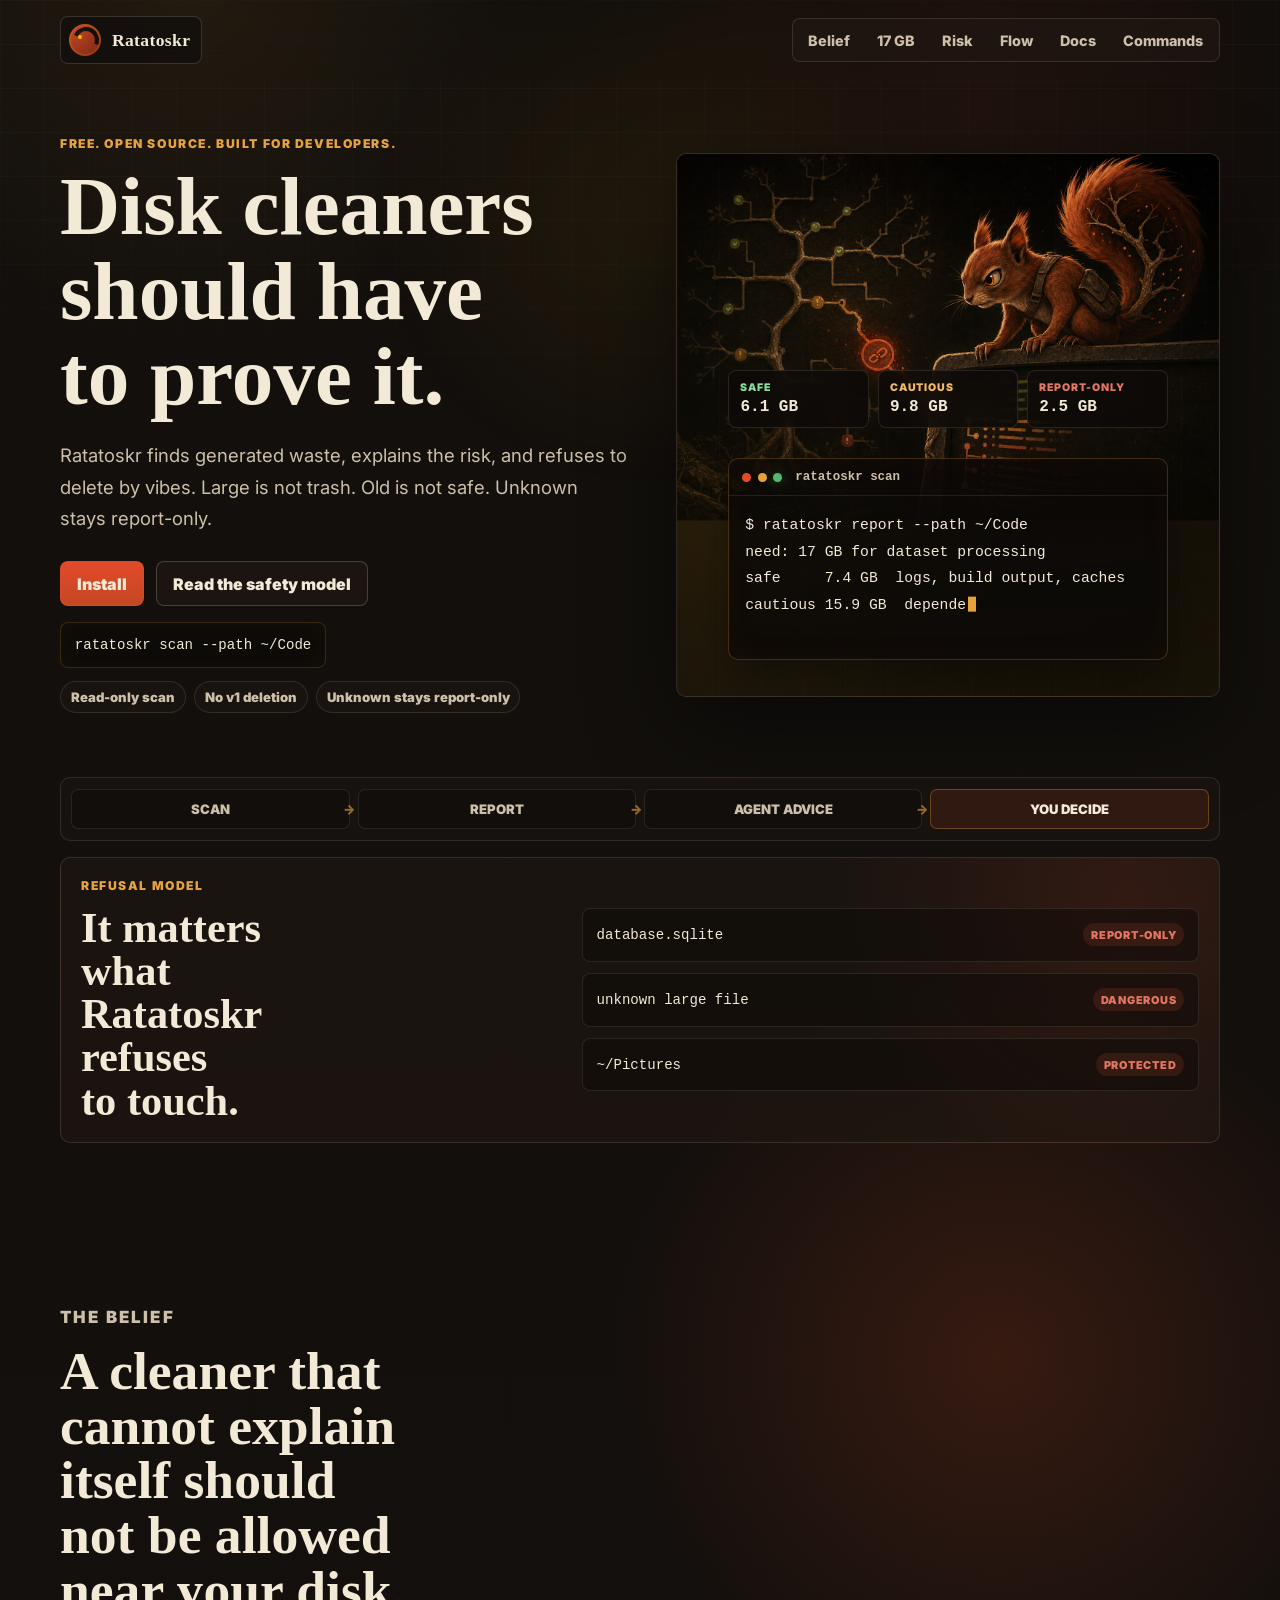
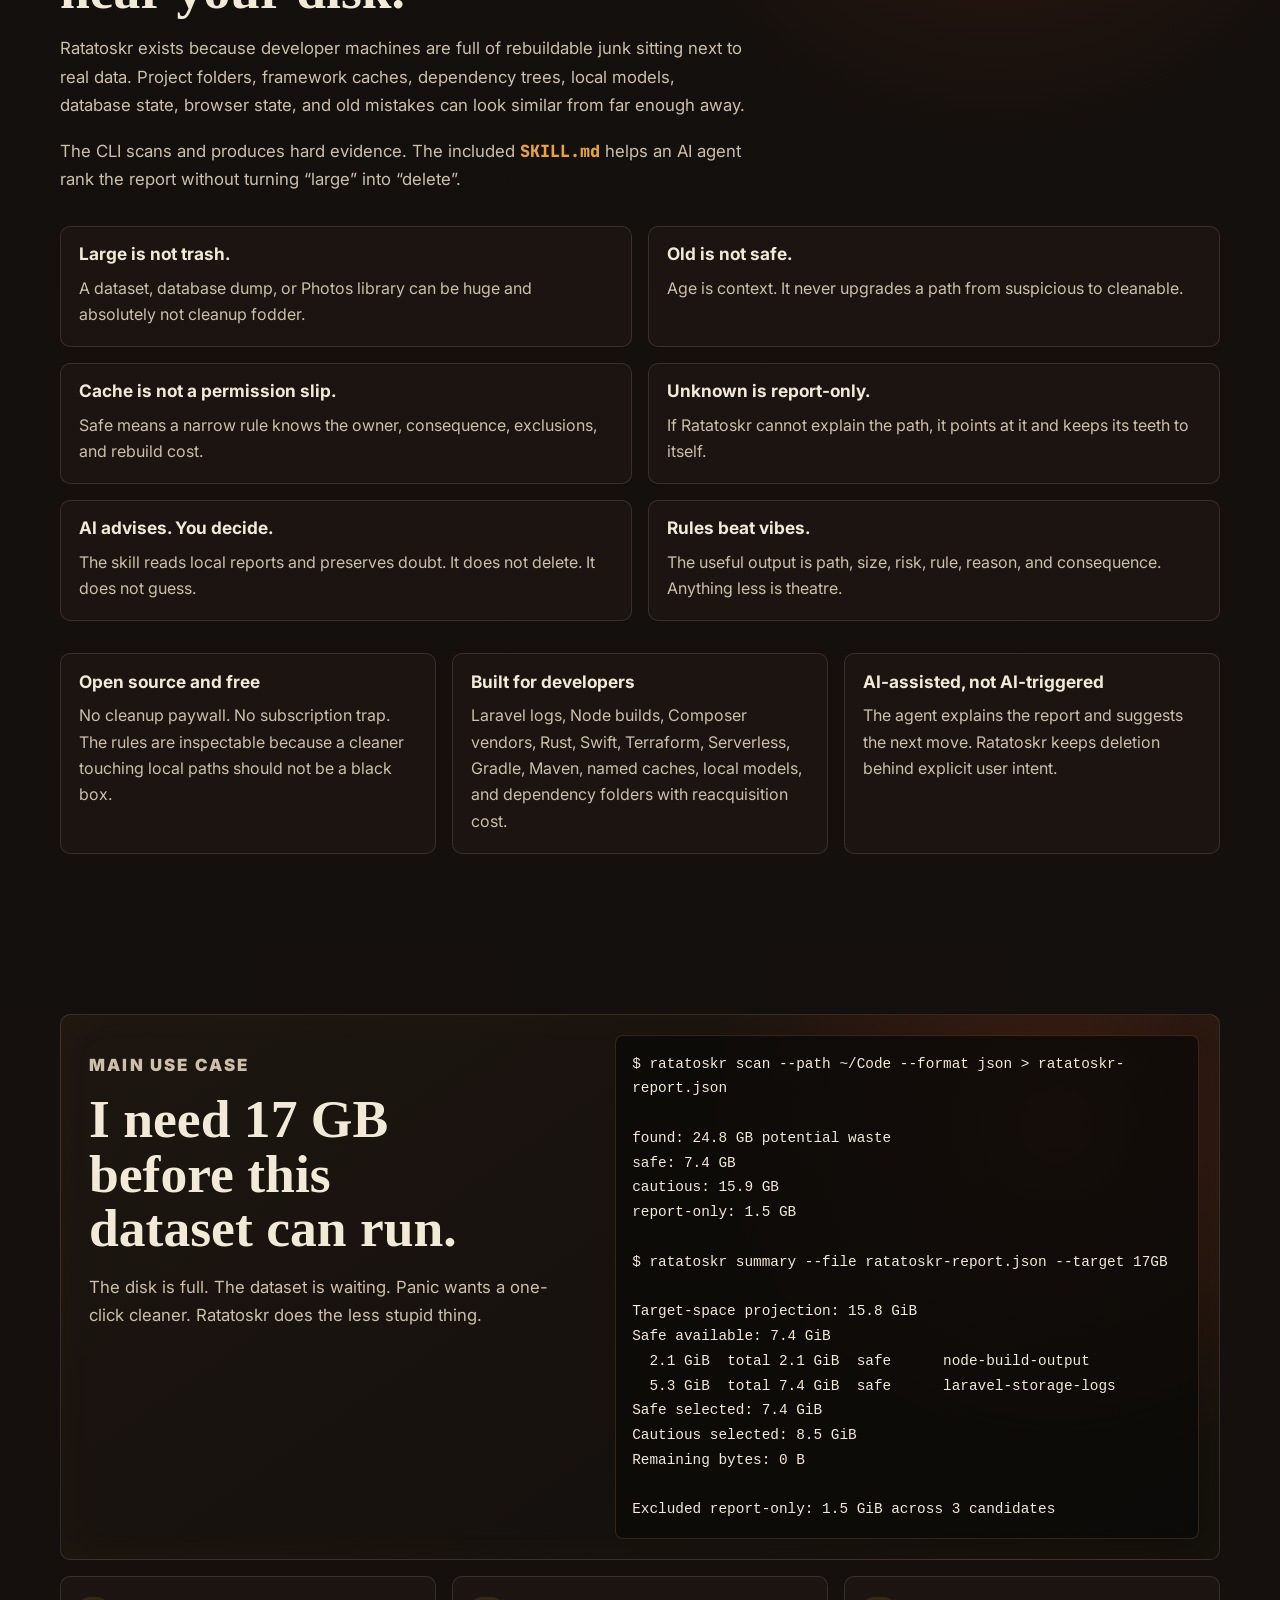
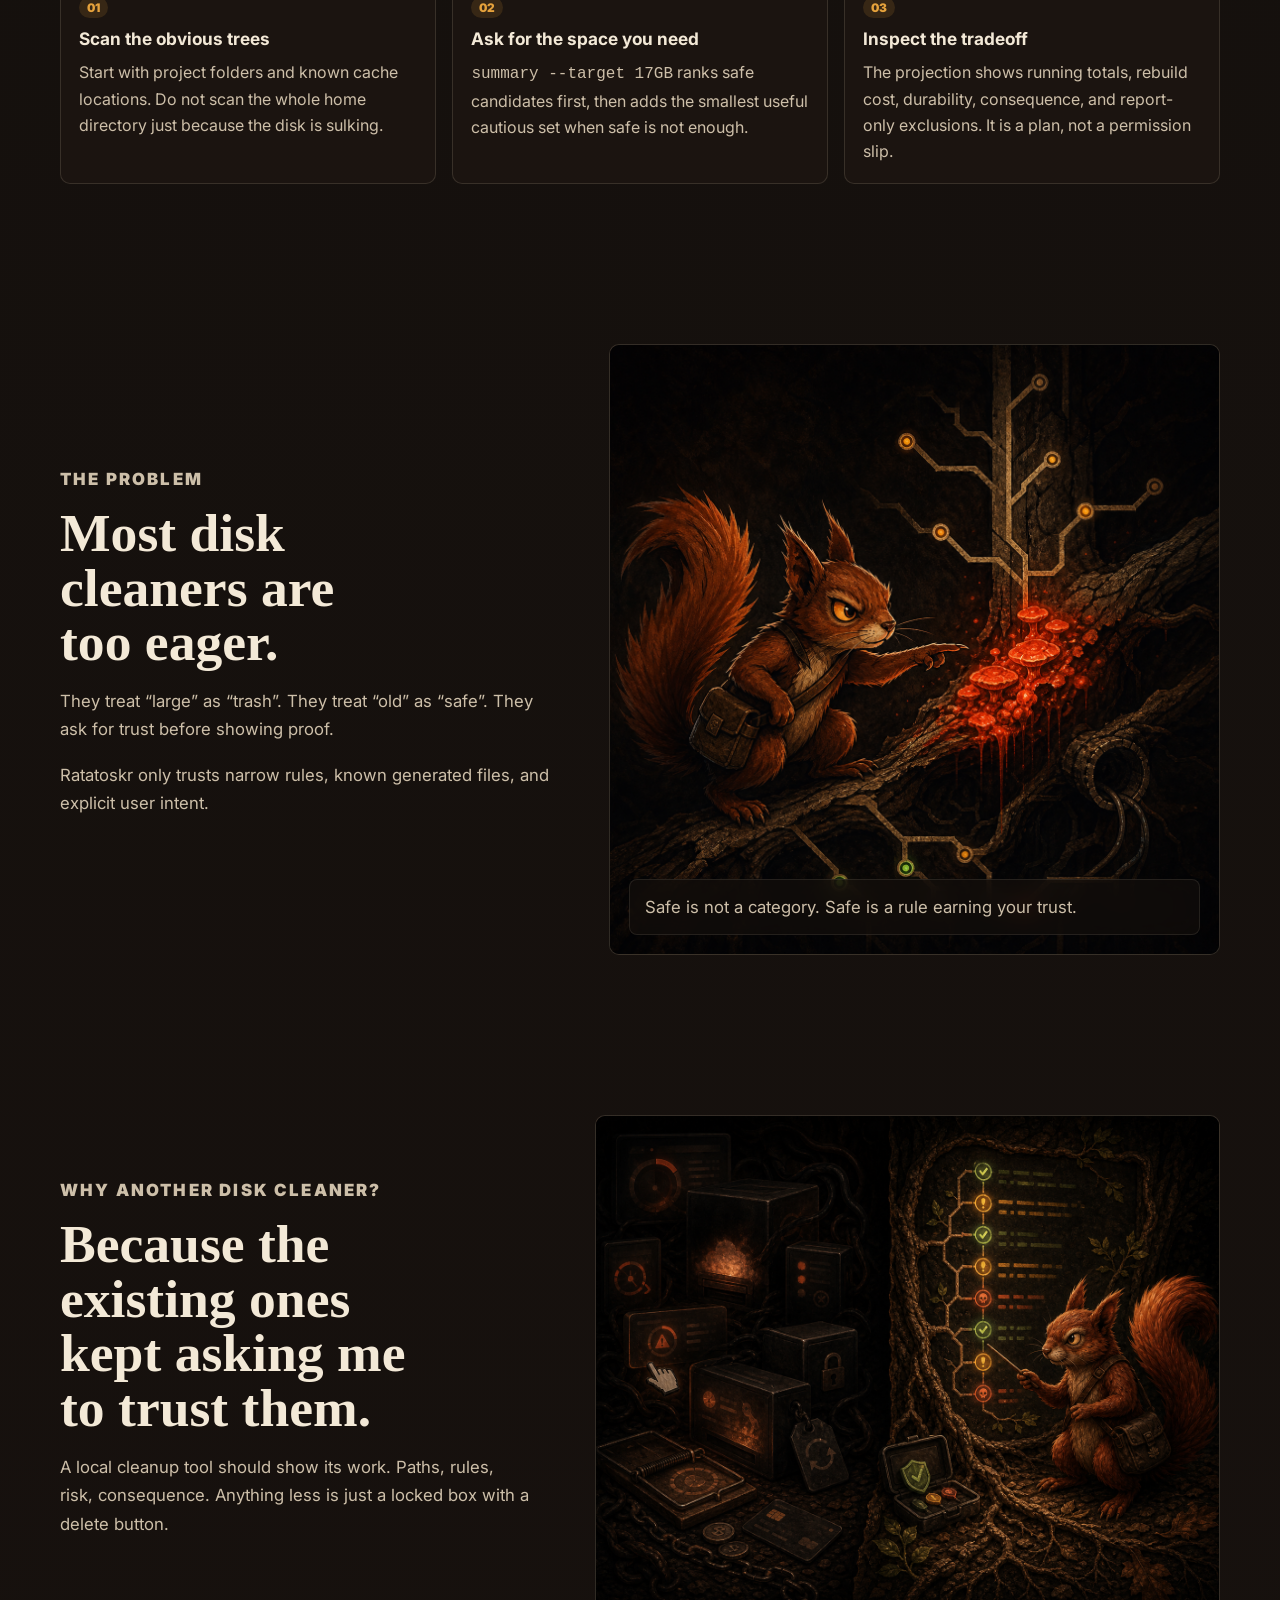
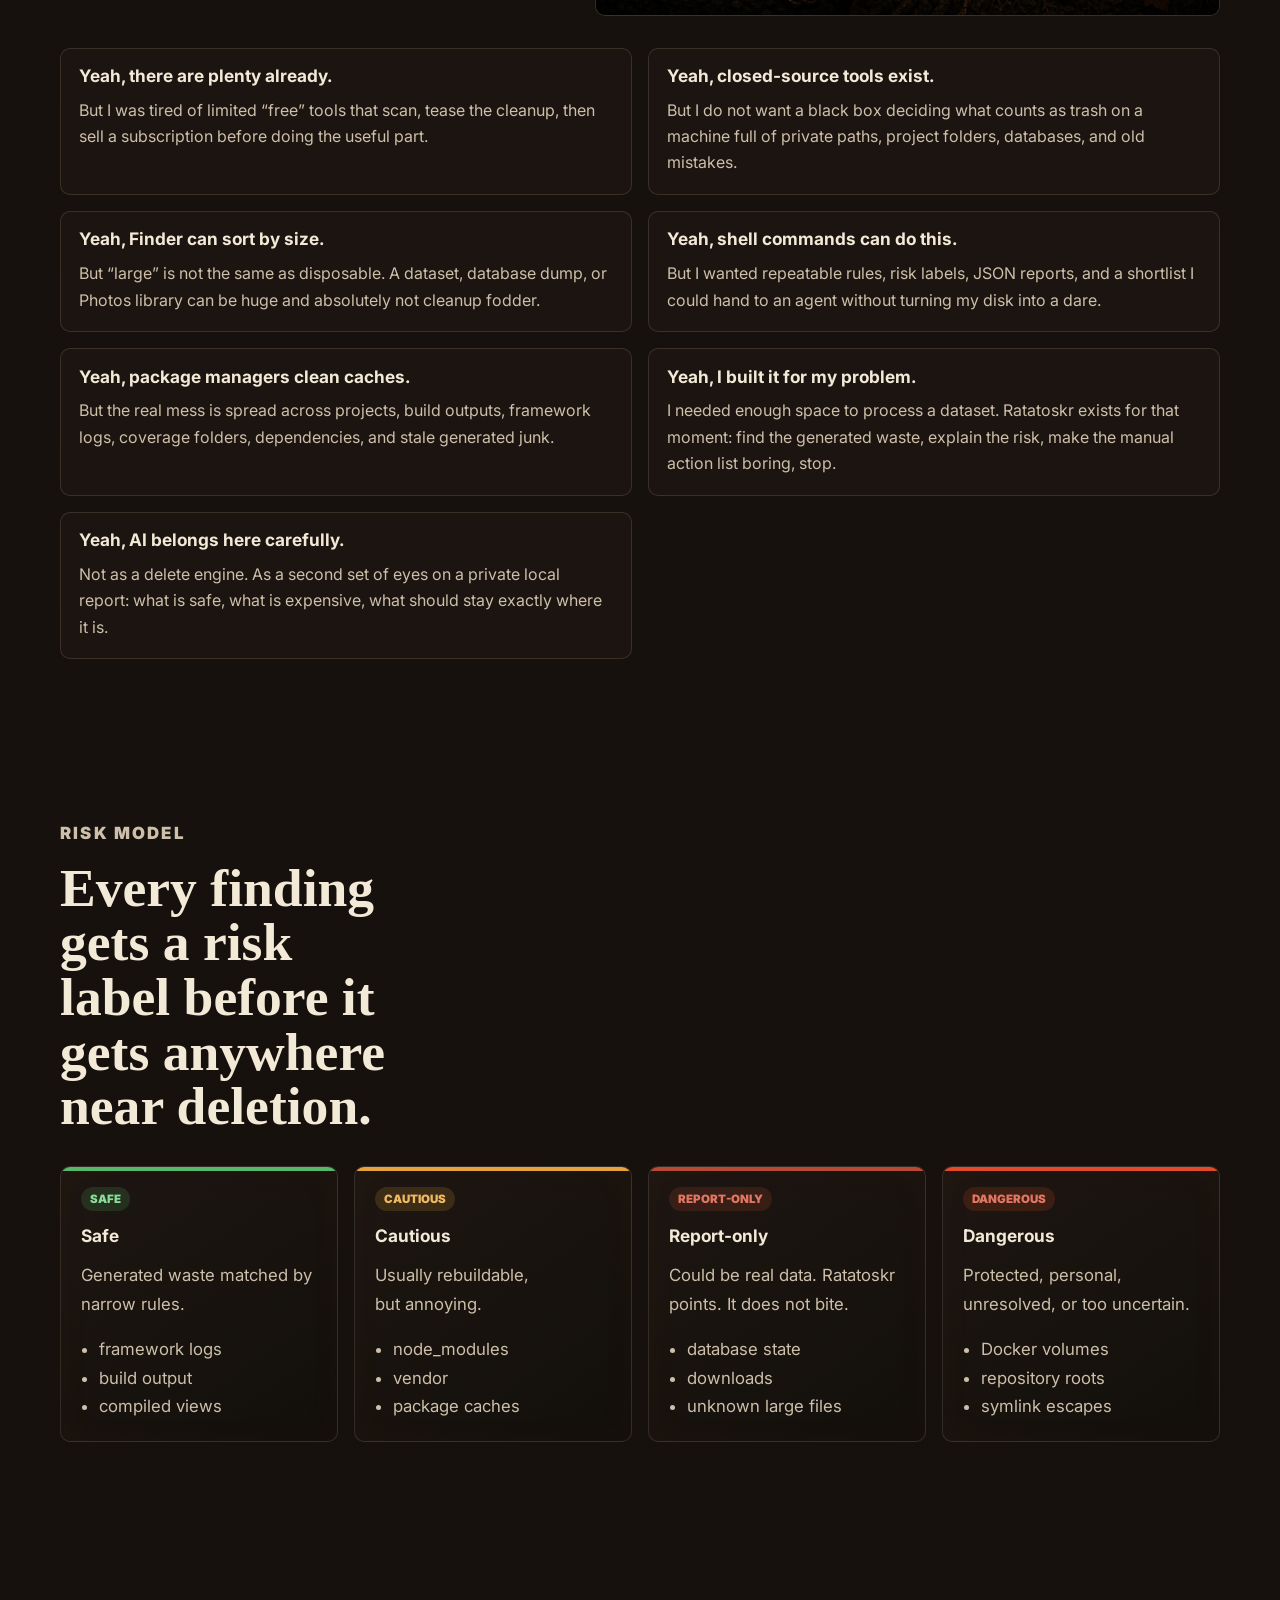
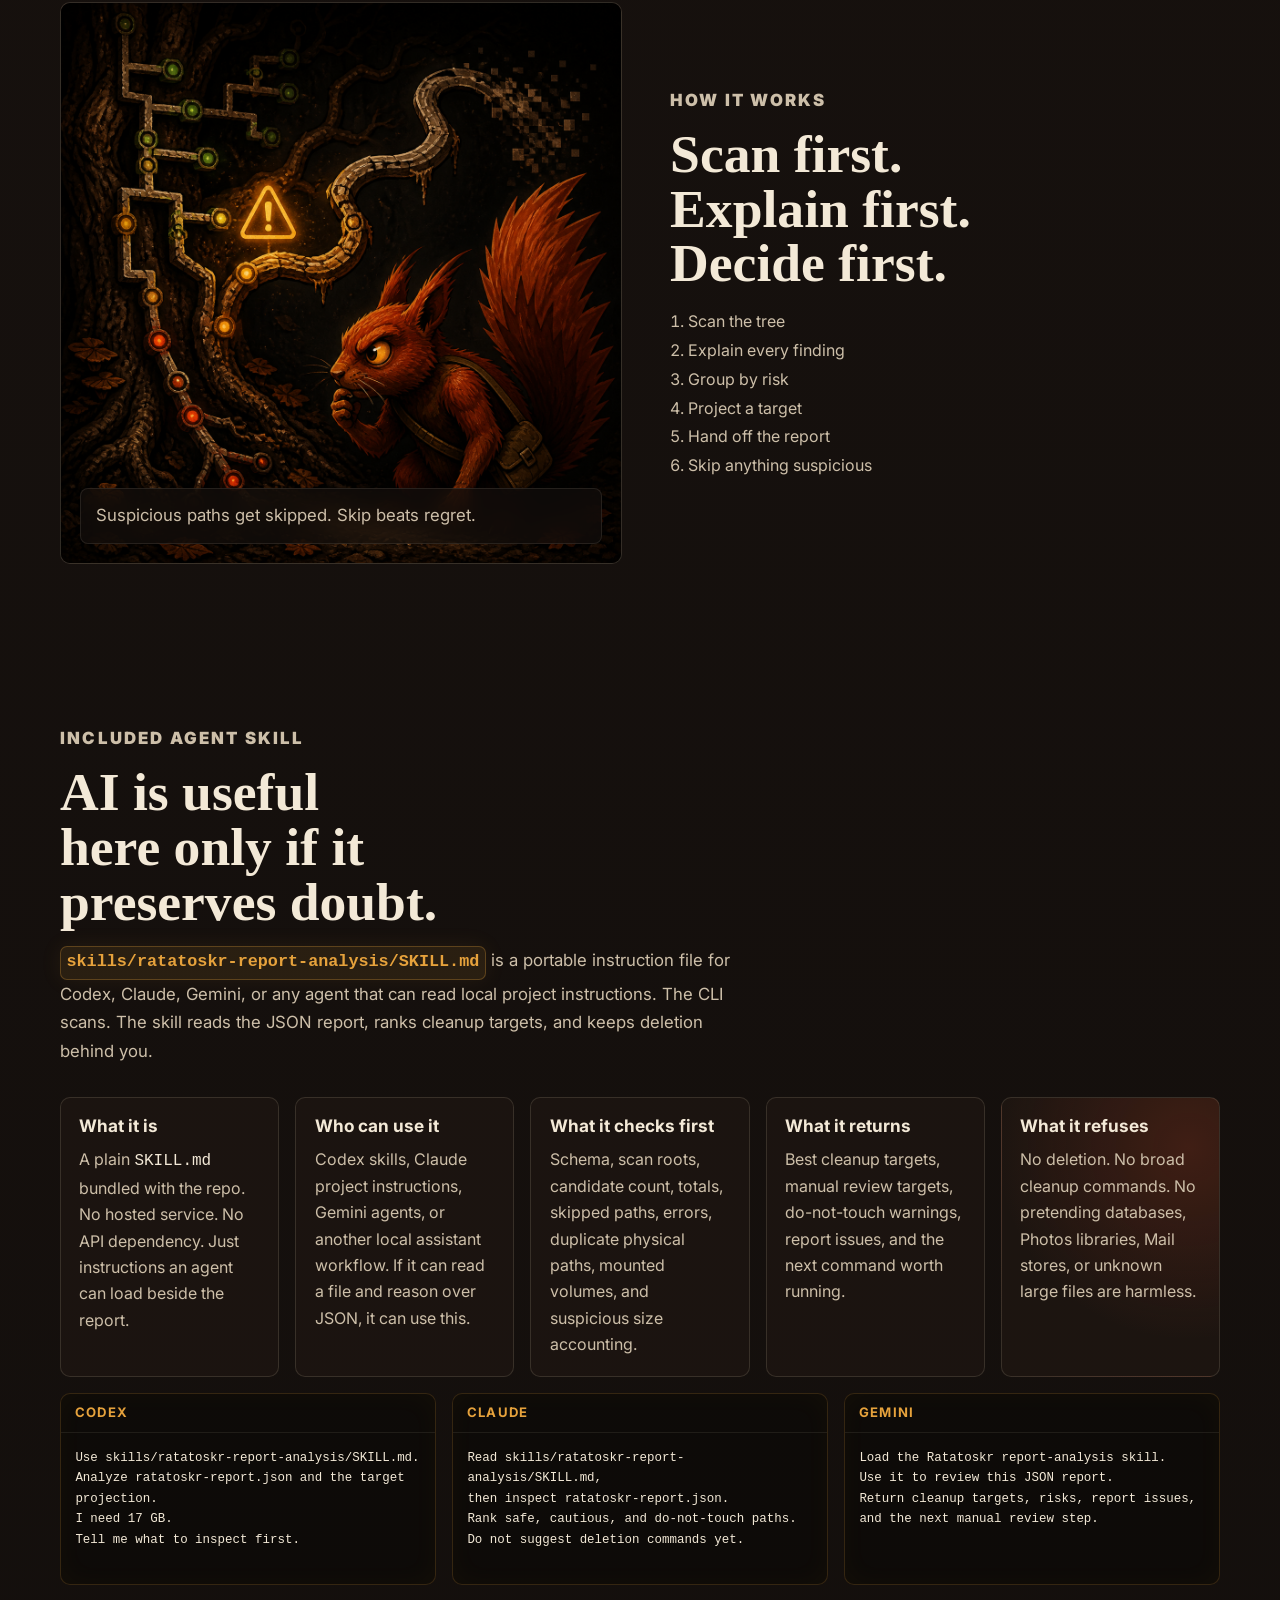
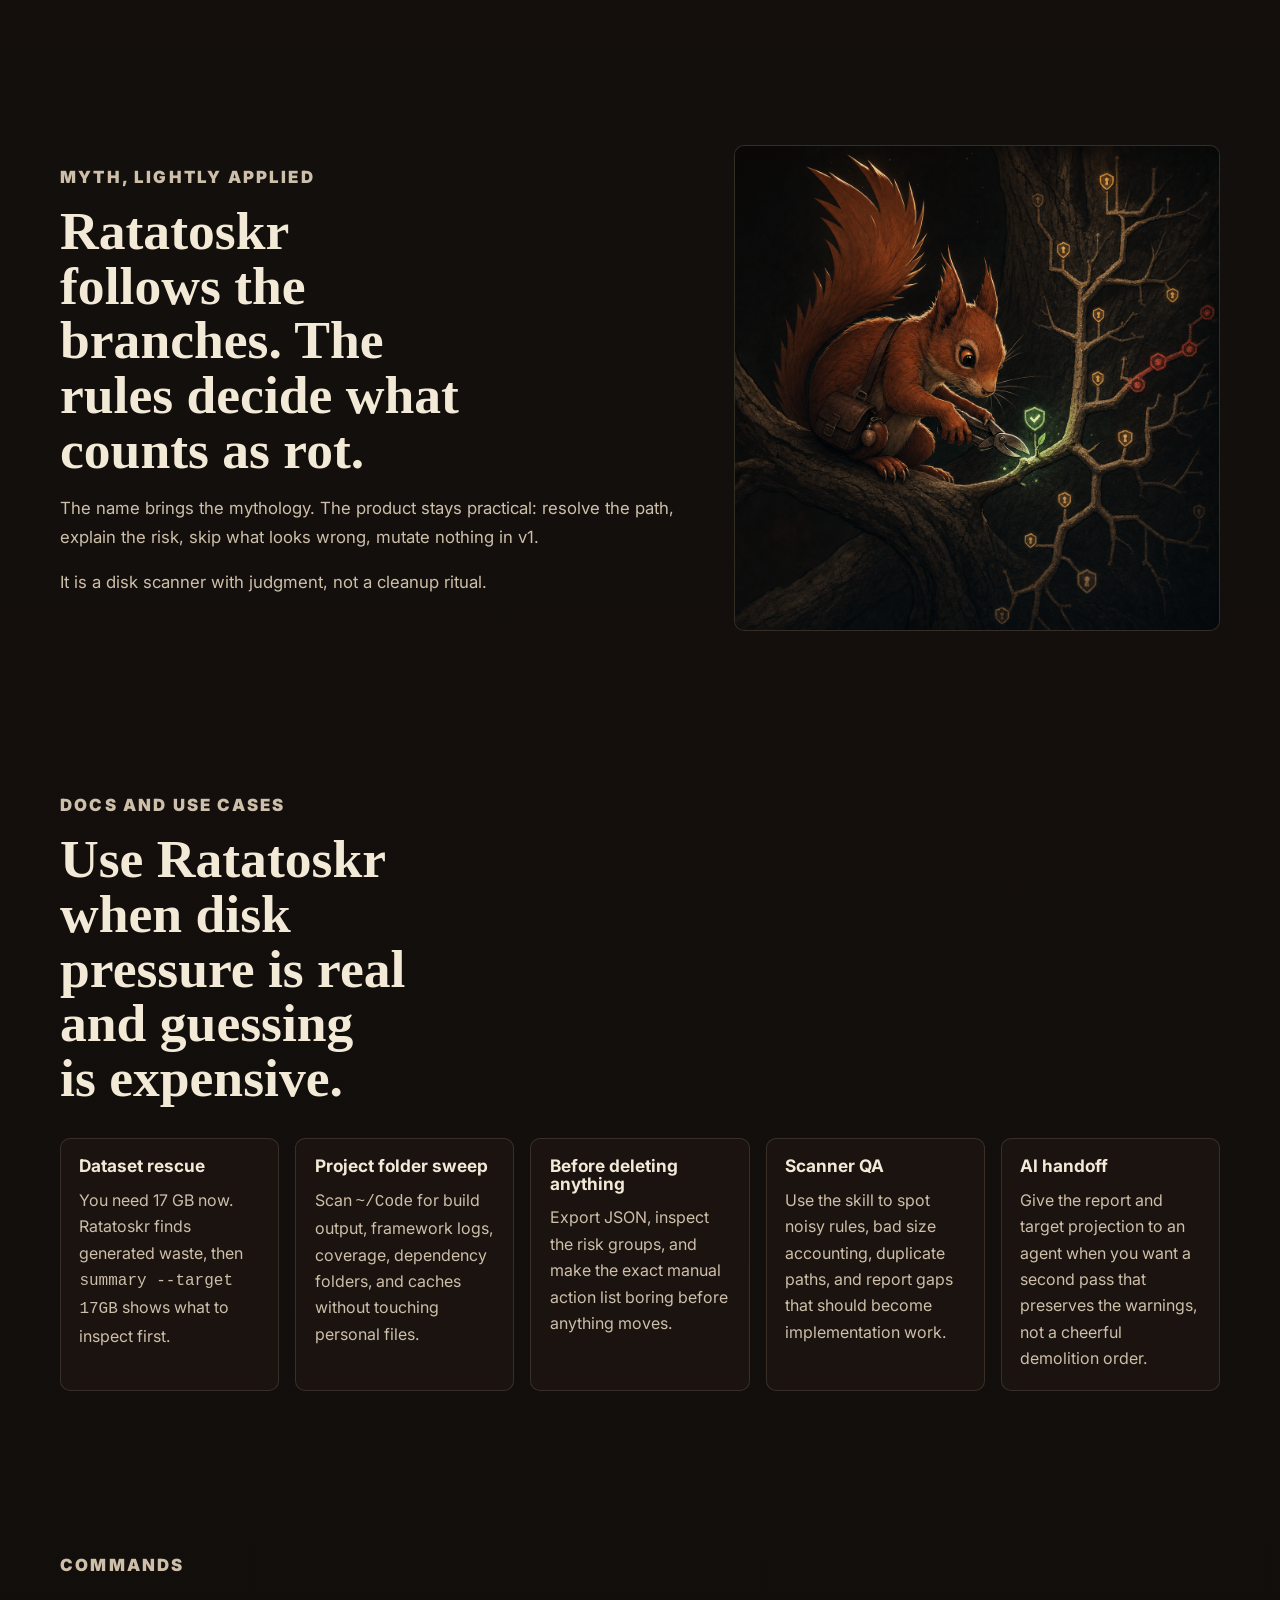
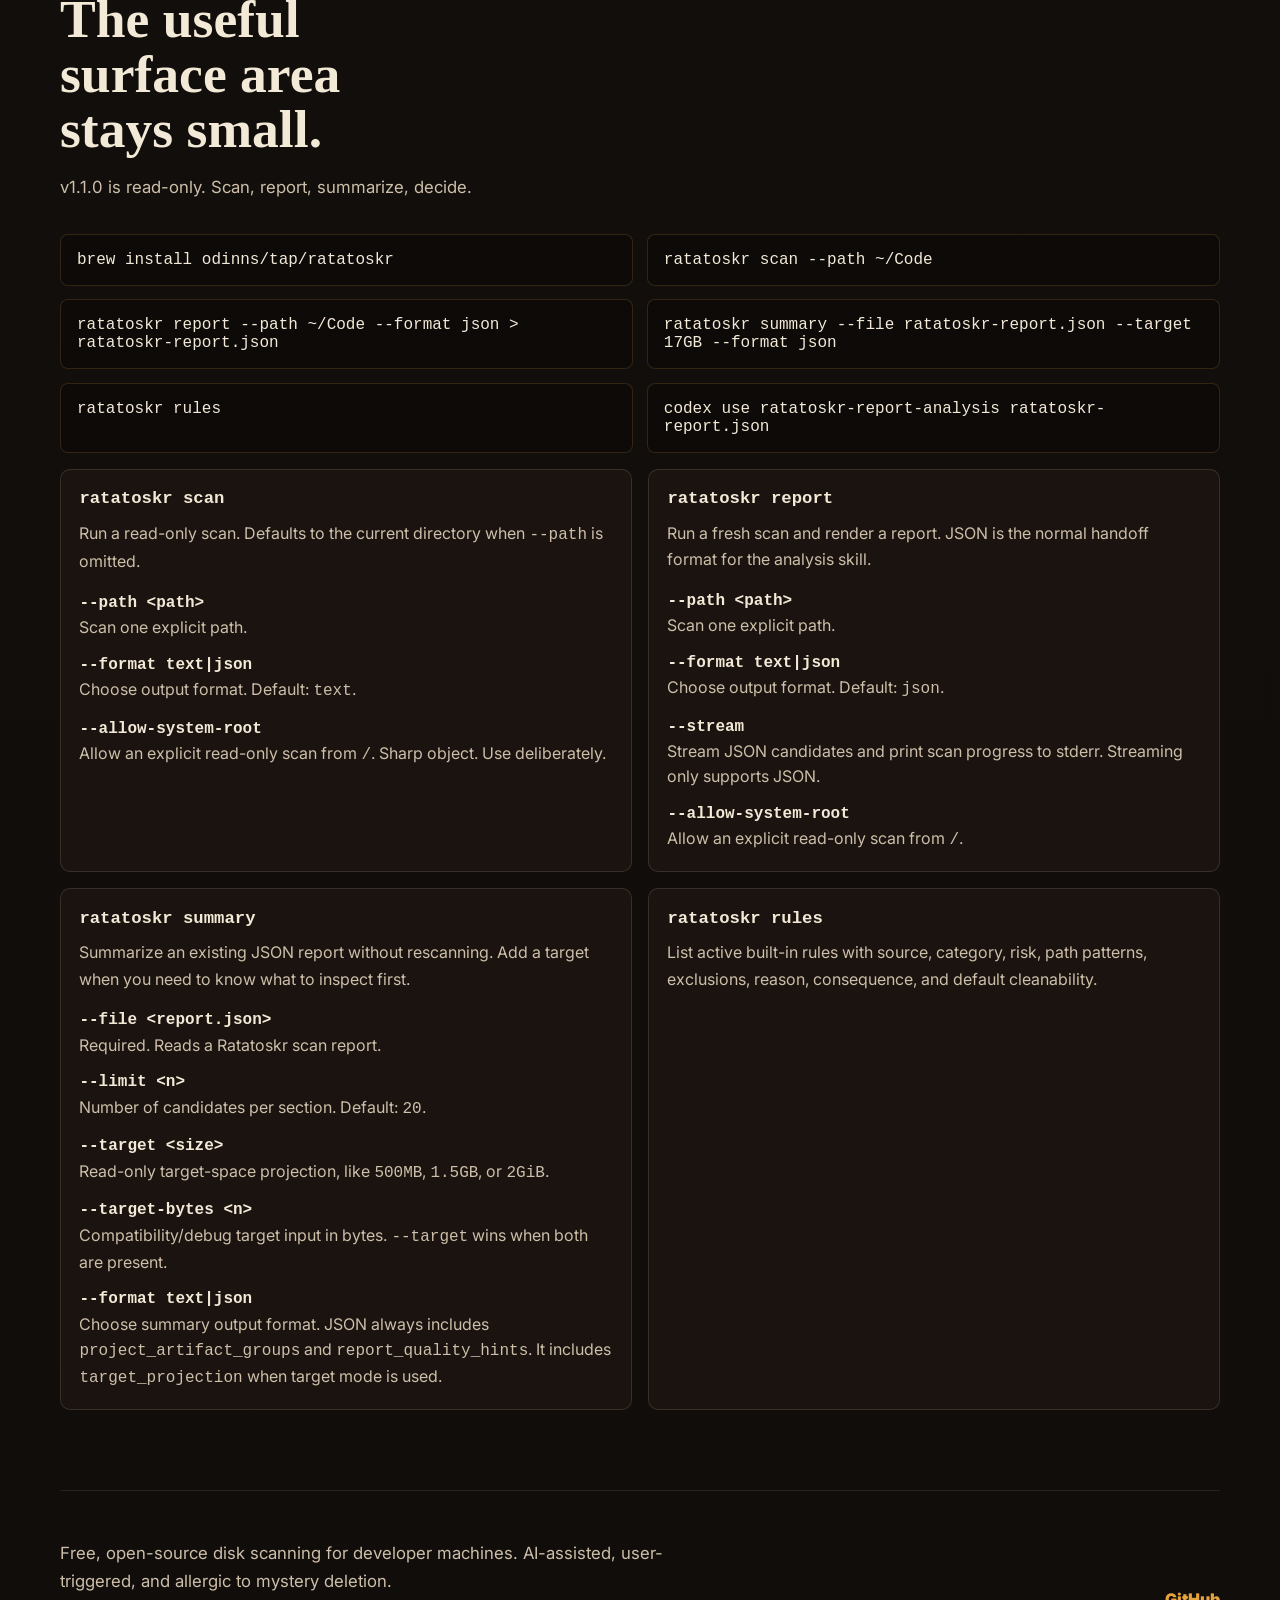
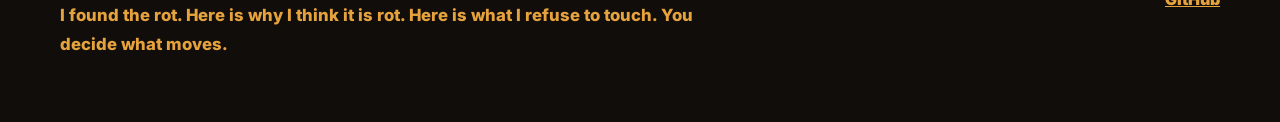
<file: docs/site/index.html>
<!doctype html>
<html lang="en">
  <head>
    <meta charset="utf-8">
    <meta name="viewport" content="width=device-width, initial-scale=1">
    <title>Ratatoskr - Open-source disk scanner for developers</title>
    <meta name="description" content="Ratatoskr is a free, open-source, AI-assisted disk scanner for developers. It finds generated waste, explains the risk, and plans enough space without deleting anything.">
    <meta property="og:title" content="Ratatoskr - Open-source disk scanner for developers">
    <meta property="og:description" content="Free, open-source, AI-assisted disk planning for developer machines. Evidence first. No deletion in v1.1.0.">
    <meta property="og:type" content="website">
    <meta name="theme-color" content="#120f0c">
    <link rel="icon" href="assets/favicon.svg" type="image/svg+xml">
    <link rel="preconnect" href="https://fonts.googleapis.com">
    <link rel="preconnect" href="https://fonts.gstatic.com" crossorigin>
    <link href="https://fonts.googleapis.com/css2?family=Inter:wght@500;700;800;900&amp;family=JetBrains+Mono:wght@700;800&amp;display=swap" rel="stylesheet">
    <script>document.documentElement.classList.add('js');</script>
    <link rel="stylesheet" href="assets/site.css">
  </head>
  <body>
    <a class="skip-link" href="#main">Skip to content</a>

    <header class="site-header" data-reveal>
      <a class="brand" href="./" aria-label="Ratatoskr home">
        <span class="brand-mark" aria-hidden="true"><span></span></span>
        <span>Ratatoskr</span>
      </a>
      <nav class="site-nav" aria-label="Main navigation">
        <a class="nav-link" href="#position">Belief</a>
        <a class="nav-link" href="#rescue">17 GB</a>
        <a class="nav-link" href="#risk">Risk</a>
        <a class="nav-link" href="#works">Flow</a>
        <a class="nav-link" href="#docs">Docs</a>
        <a class="nav-link" href="#commands">Commands</a>
      </nav>
    </header>

    <main id="main">
      <section class="hero section-shell" data-reveal>
        <div class="hero-copy">
          <p class="kicker">Free. Open source. Built for developers.</p>
          <h1>Disk cleaners should have to prove it.</h1>
          <p class="lede">Ratatoskr finds generated waste, explains the risk, and refuses to delete by vibes. Large is not trash. Old is not safe. Unknown stays report-only.</p>
          <div class="hero-actions">
            <a class="button button-primary" href="#commands">Install</a>
            <a class="button button-secondary" href="#risk">Read the safety model</a>
          </div>
          <div class="quick-command" aria-label="First command to try">
            <code>ratatoskr scan --path ~/Code</code>
          </div>
          <div class="trust-contract" aria-label="Ratatoskr safety contract">
            <span>Read-only scan</span>
            <span>No v1 deletion</span>
            <span>Unknown stays report-only</span>
          </div>
        </div>

        <div class="hero-stage" aria-label="Ratatoskr scan result scene">
          <img class="hero-image" src="assets/images/ratatoskr-hero.png" alt="Ratatoskr, a rust-red squirrel scout, perched on a terminal and inspecting a glowing symlink in a filesystem tree." width="1536" height="1024" fetchpriority="high">
          <div class="terminal-card">
            <div class="terminal-top">
              <span></span><span></span><span></span>
              <strong>ratatoskr scan</strong>
            </div>
            <pre><code data-scan-log>Ratatoskr found 18.4 GB of potential waste

6.1 GB   safe candidates
9.8 GB   requires explicit selection
2.5 GB   report-only</code></pre>
          </div>
          <div class="scan-breakdown" aria-label="Example scan risk breakdown">
            <div class="scan-breakdown-item safe">
              <span>safe</span>
              <strong>6.1 GB</strong>
            </div>
            <div class="scan-breakdown-item cautious">
              <span>cautious</span>
              <strong>9.8 GB</strong>
            </div>
            <div class="scan-breakdown-item report">
              <span>report-only</span>
              <strong>2.5 GB</strong>
            </div>
          </div>
        </div>
      </section>

      <section class="section-shell proof-section" aria-label="Ratatoskr proof points" data-reveal>
        <div class="decision-flow" aria-label="Ratatoskr decision flow">
          <span>scan</span>
          <span>report</span>
          <span>agent advice</span>
          <strong>you decide</strong>
        </div>
        <div class="refusal-panel">
          <div>
            <p class="kicker">Refusal model</p>
            <h2>It matters what Ratatoskr refuses to touch.</h2>
          </div>
          <div class="refusal-list" aria-label="Examples of paths Ratatoskr refuses to clean by default">
            <article>
              <span>database.sqlite</span>
              <strong>report-only</strong>
            </article>
            <article>
              <span>unknown large file</span>
              <strong>dangerous</strong>
            </article>
            <article>
              <span>~/Pictures</span>
              <strong>protected</strong>
            </article>
          </div>
        </div>
      </section>

      <section class="section-shell position-section" id="position" data-reveal>
        <div class="section-intro">
          <p class="kicker">The belief</p>
          <h2>A cleaner that cannot explain itself should not be allowed near your disk.</h2>
          <p>Ratatoskr exists because developer machines are full of rebuildable junk sitting next to real data. Project folders, framework caches, dependency trees, local models, database state, browser state, and old mistakes can look similar from far enough away.</p>
          <p>The CLI scans and produces hard evidence. The included <span class="skill-name">SKILL.md</span> helps an AI agent rank the report without turning “large” into “delete”.</p>
        </div>
        <div class="belief-grid">
          <article>
            <h3>Large is not trash.</h3>
            <p>A dataset, database dump, or Photos library can be huge and absolutely not cleanup fodder.</p>
          </article>
          <article>
            <h3>Old is not safe.</h3>
            <p>Age is context. It never upgrades a path from suspicious to cleanable.</p>
          </article>
          <article>
            <h3>Cache is not a permission slip.</h3>
            <p>Safe means a narrow rule knows the owner, consequence, exclusions, and rebuild cost.</p>
          </article>
          <article>
            <h3>Unknown is report-only.</h3>
            <p>If Ratatoskr cannot explain the path, it points at it and keeps its teeth to itself.</p>
          </article>
          <article>
            <h3>AI advises. You decide.</h3>
            <p>The skill reads local reports and preserves doubt. It does not delete. It does not guess.</p>
          </article>
          <article>
            <h3>Rules beat vibes.</h3>
            <p>The useful output is path, size, risk, rule, reason, and consequence. Anything less is theatre.</p>
          </article>
        </div>
        <div class="position-grid">
          <article>
            <h3>Open source and free</h3>
            <p>No cleanup paywall. No subscription trap. The rules are inspectable because a cleaner touching local paths should not be a black box.</p>
          </article>
          <article>
            <h3>Built for developers</h3>
            <p>Laravel logs, Node builds, Composer vendors, Rust, Swift, Terraform, Serverless, Gradle, Maven, named caches, local models, and dependency folders with reacquisition cost.</p>
          </article>
          <article>
            <h3>AI-assisted, not AI-triggered</h3>
            <p>The agent explains the report and suggests the next move. Ratatoskr keeps deletion behind explicit user intent.</p>
          </article>
        </div>
      </section>

      <section class="section-shell rescue-section" id="rescue" data-reveal>
        <div class="rescue-panel">
          <div class="section-intro">
            <p class="kicker">Main use case</p>
            <h2>I need 17 GB before this dataset can run.</h2>
            <p>The disk is full. The dataset is waiting. Panic wants a one-click cleaner. Ratatoskr does the less stupid thing.</p>
          </div>
          <div class="rescue-terminal" aria-label="Example Ratatoskr rescue flow">
            <pre><code>$ ratatoskr scan --path ~/Code --format json > ratatoskr-report.json

found: 24.8 GB potential waste
safe: 7.4 GB
cautious: 15.9 GB
report-only: 1.5 GB

$ ratatoskr summary --file ratatoskr-report.json --target 17GB

Target-space projection: 15.8 GiB
Safe available: 7.4 GiB
  2.1 GiB  total 2.1 GiB  safe      node-build-output
  5.3 GiB  total 7.4 GiB  safe      laravel-storage-logs
Safe selected: 7.4 GiB
Cautious selected: 8.5 GiB
Remaining bytes: 0 B

Excluded report-only: 1.5 GiB across 3 candidates</code></pre>
          </div>
        </div>
        <div class="rescue-steps">
          <article>
            <span>01</span>
            <h3>Scan the obvious trees</h3>
            <p>Start with project folders and known cache locations. Do not scan the whole home directory just because the disk is sulking.</p>
          </article>
          <article>
            <span>02</span>
            <h3>Ask for the space you need</h3>
            <p><code>summary --target 17GB</code> ranks safe candidates first, then adds the smallest useful cautious set when safe is not enough.</p>
          </article>
          <article>
            <span>03</span>
            <h3>Inspect the tradeoff</h3>
            <p>The projection shows running totals, rebuild cost, durability, consequence, and report-only exclusions. It is a plan, not a permission slip.</p>
          </article>
        </div>
      </section>

      <section class="section-shell split-section" id="problem" data-reveal>
        <div class="section-intro">
          <p class="kicker">The problem</p>
          <h2>Most disk cleaners are too eager.</h2>
          <p>They treat “large” as “trash”. They treat “old” as “safe”. They ask for trust before showing proof.</p>
          <p>Ratatoskr only trusts narrow rules, known generated files, and explicit user intent.</p>
        </div>
        <div class="scene-card rot-card">
          <img src="assets/images/found-rot.png" alt="Ratatoskr points at glowing red generated waste growing on a filesystem branch." width="1024" height="1024" loading="lazy">
          <p>Safe is not a category. Safe is a rule earning your trust.</p>
        </div>
      </section>

      <section class="section-shell why-section" id="why" data-reveal>
        <div class="why-hero">
          <div class="section-intro">
            <p class="kicker">Why another disk cleaner?</p>
            <h2>Because the existing ones kept asking me to trust them.</h2>
            <p>A local cleanup tool should show its work. Paths, rules, risk, consequence. Anything less is just a locked box with a delete button.</p>
          </div>
          <div class="scene-card why-art">
            <img src="assets/images/why-another-cleaner.png" alt="Ratatoskr compares opaque black-box cleaner tools with a transparent risk report." width="1408" height="1024" loading="lazy">
          </div>
        </div>
        <div class="why-list">
          <article>
            <h3>Yeah, there are plenty already.</h3>
            <p>But I was tired of limited “free” tools that scan, tease the cleanup, then sell a subscription before doing the useful part.</p>
          </article>
          <article>
            <h3>Yeah, closed-source tools exist.</h3>
            <p>But I do not want a black box deciding what counts as trash on a machine full of private paths, project folders, databases, and old mistakes.</p>
          </article>
          <article>
            <h3>Yeah, Finder can sort by size.</h3>
            <p>But “large” is not the same as disposable. A dataset, database dump, or Photos library can be huge and absolutely not cleanup fodder.</p>
          </article>
          <article>
            <h3>Yeah, shell commands can do this.</h3>
            <p>But I wanted repeatable rules, risk labels, JSON reports, and a shortlist I could hand to an agent without turning my disk into a dare.</p>
          </article>
          <article>
            <h3>Yeah, package managers clean caches.</h3>
            <p>But the real mess is spread across projects, build outputs, framework logs, coverage folders, dependencies, and stale generated junk.</p>
          </article>
          <article>
            <h3>Yeah, I built it for my problem.</h3>
            <p>I needed enough space to process a dataset. Ratatoskr exists for that moment: find the generated waste, explain the risk, make the manual action list boring, stop.</p>
          </article>
          <article>
            <h3>Yeah, AI belongs here carefully.</h3>
            <p>Not as a delete engine. As a second set of eyes on a private local report: what is safe, what is expensive, what should stay exactly where it is.</p>
          </article>
        </div>
      </section>

      <section class="section-shell feature-section" id="risk" data-reveal>
        <div class="section-intro">
          <p class="kicker">Risk model</p>
          <h2>Every finding gets a risk label before it gets anywhere near deletion.</h2>
        </div>
        <div class="risk-grid">
          <article class="risk-card safe-card">
            <span class="risk-badge">safe</span>
            <h3>Safe</h3>
            <p>Generated waste matched by narrow rules.</p>
            <ul>
              <li>framework logs</li>
              <li>build output</li>
              <li>compiled views</li>
            </ul>
          </article>
          <article class="risk-card caution-card">
            <span class="risk-badge">cautious</span>
            <h3>Cautious</h3>
            <p>Usually rebuildable, but annoying.</p>
            <ul>
              <li>node_modules</li>
              <li>vendor</li>
              <li>package caches</li>
            </ul>
          </article>
          <article class="risk-card report-card">
            <span class="risk-badge">report-only</span>
            <h3>Report-only</h3>
            <p>Could be real data. Ratatoskr points. It does not bite.</p>
            <ul>
              <li>database state</li>
              <li>downloads</li>
              <li>unknown large files</li>
            </ul>
          </article>
          <article class="risk-card danger-card">
            <span class="risk-badge">dangerous</span>
            <h3>Dangerous</h3>
            <p>Protected, personal, unresolved, or too uncertain.</p>
            <ul>
              <li>Docker volumes</li>
              <li>repository roots</li>
              <li>symlink escapes</li>
            </ul>
          </article>
        </div>
      </section>

      <section class="section-shell split-section reverse" id="works" data-reveal>
        <div class="scene-card symlink-card">
          <img src="assets/images/suspicious-symlink.png" alt="Ratatoskr squints at a twisted symlink path leaving the filesystem tree." width="1024" height="1024" loading="lazy">
          <p>Suspicious paths get skipped. Skip beats regret.</p>
        </div>
        <div class="section-intro">
          <p class="kicker">How it works</p>
          <h2>Scan first. Explain first. Decide first.</h2>
          <ol class="flow-list">
            <li>Scan the tree</li>
            <li>Explain every finding</li>
            <li>Group by risk</li>
            <li>Project a target</li>
            <li>Hand off the report</li>
            <li>Skip anything suspicious</li>
          </ol>
        </div>
      </section>

      <section class="section-shell skill-section" id="skill" data-reveal>
        <div class="section-intro">
          <p class="kicker">Included agent skill</p>
          <h2>AI is useful here only if it preserves doubt.</h2>
          <p><code class="skill-path">skills/ratatoskr-report-analysis/SKILL.md</code> is a portable instruction file for Codex, Claude, Gemini, or any agent that can read local project instructions. The CLI scans. The skill reads the JSON report, ranks cleanup targets, and keeps deletion behind you.</p>
        </div>
        <div class="skill-layout">
          <div class="skill-card">
            <h3>What it is</h3>
            <p>A plain <code>SKILL.md</code> bundled with the repo. No hosted service. No API dependency. Just instructions an agent can load beside the report.</p>
          </div>
          <div class="skill-card">
            <h3>Who can use it</h3>
            <p>Codex skills, Claude project instructions, Gemini agents, or another local assistant workflow. If it can read a file and reason over JSON, it can use this.</p>
          </div>
          <div class="skill-card">
            <h3>What it checks first</h3>
            <p>Schema, scan roots, candidate count, totals, skipped paths, errors, duplicate physical paths, mounted volumes, and suspicious size accounting.</p>
          </div>
          <div class="skill-card">
            <h3>What it returns</h3>
            <p>Best cleanup targets, manual review targets, do-not-touch warnings, report issues, and the next command worth running.</p>
          </div>
          <div class="skill-card strong">
            <h3>What it refuses</h3>
            <p>No deletion. No broad cleanup commands. No pretending databases, Photos libraries, Mail stores, or unknown large files are harmless.</p>
          </div>
        </div>
        <div class="prompt-grid" aria-label="Prompt examples for using the Ratatoskr analysis skill">
          <div class="prompt-card">
            <h3>Codex</h3>
            <pre><code>Use skills/ratatoskr-report-analysis/SKILL.md.
Analyze ratatoskr-report.json and the target projection.
I need 17 GB.
Tell me what to inspect first.</code></pre>
          </div>
          <div class="prompt-card">
            <h3>Claude</h3>
            <pre><code>Read skills/ratatoskr-report-analysis/SKILL.md,
then inspect ratatoskr-report.json.
Rank safe, cautious, and do-not-touch paths.
Do not suggest deletion commands yet.</code></pre>
          </div>
          <div class="prompt-card">
            <h3>Gemini</h3>
            <pre><code>Load the Ratatoskr report-analysis skill.
Use it to review this JSON report.
Return cleanup targets, risks, report issues,
and the next manual review step.</code></pre>
          </div>
        </div>
      </section>

      <section class="section-shell myth-section" data-reveal>
        <div class="section-intro">
          <p class="kicker">Myth, lightly applied</p>
          <h2>Ratatoskr follows the branches. The rules decide what counts as rot.</h2>
          <p>The name brings the mythology. The product stays practical: resolve the path, explain the risk, skip what looks wrong, mutate nothing in v1.</p>
          <p>It is a disk scanner with judgment, not a cleanup ritual.</p>
        </div>
        <div class="prune-scene">
          <img src="assets/images/safe-prune.png" alt="Ratatoskr marks one safe twig while leaving the rest of the filesystem tree untouched." width="1024" height="1024" loading="lazy">
        </div>
      </section>

      <section class="section-shell docs-section" id="docs" data-reveal>
        <div class="section-intro">
          <p class="kicker">Docs and use cases</p>
          <h2>Use Ratatoskr when disk pressure is real and guessing is expensive.</h2>
        </div>
        <div class="docs-grid">
          <article class="doc-card">
            <h3>Dataset rescue</h3>
            <p>You need 17 GB now. Ratatoskr finds generated waste, then <code>summary --target 17GB</code> shows what to inspect first.</p>
          </article>
          <article class="doc-card">
            <h3>Project folder sweep</h3>
            <p>Scan <code>~/Code</code> for build output, framework logs, coverage, dependency folders, and caches without touching personal files.</p>
          </article>
          <article class="doc-card">
            <h3>Before deleting anything</h3>
            <p>Export JSON, inspect the risk groups, and make the exact manual action list boring before anything moves.</p>
          </article>
          <article class="doc-card">
            <h3>Scanner QA</h3>
            <p>Use the skill to spot noisy rules, bad size accounting, duplicate paths, and report gaps that should become implementation work.</p>
          </article>
          <article class="doc-card">
            <h3>AI handoff</h3>
            <p>Give the report and target projection to an agent when you want a second pass that preserves the warnings, not a cheerful demolition order.</p>
          </article>
        </div>
      </section>

      <section class="section-shell commands-section" id="commands" data-reveal>
        <div class="section-intro">
          <p class="kicker">Commands</p>
          <h2>The useful surface area stays small.</h2>
          <p>v1.1.0 is read-only. Scan, report, summarize, decide.</p>
        </div>
        <div class="command-grid">
          <pre><code>brew install odinns/tap/ratatoskr</code></pre>
          <pre><code>ratatoskr scan --path ~/Code</code></pre>
          <pre><code>ratatoskr report --path ~/Code --format json > ratatoskr-report.json</code></pre>
          <pre><code>ratatoskr summary --file ratatoskr-report.json --target 17GB --format json</code></pre>
          <pre><code>ratatoskr rules</code></pre>
          <pre><code>codex use ratatoskr-report-analysis ratatoskr-report.json</code></pre>
        </div>
        <div class="reference-grid" aria-label="Ratatoskr command reference">
          <article class="reference-card">
            <h3><code>ratatoskr scan</code></h3>
            <p>Run a read-only scan. Defaults to the current directory when <code>--path</code> is omitted.</p>
            <dl>
              <div><dt><code>--path &lt;path&gt;</code></dt><dd>Scan one explicit path.</dd></div>
              <div><dt><code>--format text|json</code></dt><dd>Choose output format. Default: <code>text</code>.</dd></div>
              <div><dt><code>--allow-system-root</code></dt><dd>Allow an explicit read-only scan from <code>/</code>. Sharp object. Use deliberately.</dd></div>
            </dl>
          </article>
          <article class="reference-card">
            <h3><code>ratatoskr report</code></h3>
            <p>Run a fresh scan and render a report. JSON is the normal handoff format for the analysis skill.</p>
            <dl>
              <div><dt><code>--path &lt;path&gt;</code></dt><dd>Scan one explicit path.</dd></div>
              <div><dt><code>--format text|json</code></dt><dd>Choose output format. Default: <code>json</code>.</dd></div>
              <div><dt><code>--stream</code></dt><dd>Stream JSON candidates and print scan progress to stderr. Streaming only supports JSON.</dd></div>
              <div><dt><code>--allow-system-root</code></dt><dd>Allow an explicit read-only scan from <code>/</code>.</dd></div>
            </dl>
          </article>
          <article class="reference-card">
            <h3><code>ratatoskr summary</code></h3>
            <p>Summarize an existing JSON report without rescanning. Add a target when you need to know what to inspect first.</p>
            <dl>
              <div><dt><code>--file &lt;report.json&gt;</code></dt><dd>Required. Reads a Ratatoskr scan report.</dd></div>
              <div><dt><code>--limit &lt;n&gt;</code></dt><dd>Number of candidates per section. Default: <code>20</code>.</dd></div>
              <div><dt><code>--target &lt;size&gt;</code></dt><dd>Read-only target-space projection, like <code>500MB</code>, <code>1.5GB</code>, or <code>2GiB</code>.</dd></div>
              <div><dt><code>--target-bytes &lt;n&gt;</code></dt><dd>Compatibility/debug target input in bytes. <code>--target</code> wins when both are present.</dd></div>
              <div><dt><code>--format text|json</code></dt><dd>Choose summary output format. JSON always includes <code>project_artifact_groups</code> and <code>report_quality_hints</code>. It includes <code>target_projection</code> when target mode is used.</dd></div>
            </dl>
          </article>
          <article class="reference-card">
            <h3><code>ratatoskr rules</code></h3>
            <p>List active built-in rules with source, category, risk, path patterns, exclusions, reason, consequence, and default cleanability.</p>
          </article>
        </div>
      </section>
    </main>

    <footer class="site-footer section-shell">
      <div>
        <p>Free, open-source disk scanning for developer machines. AI-assisted, user-triggered, and allergic to mystery deletion.</p>
        <p>I found the rot. Here is why I think it is rot. Here is what I refuse to touch. You decide what moves.</p>
      </div>
      <a href="https://github.com/odinns/ratatoskr" target="_blank" rel="noopener noreferrer">GitHub</a>
    </footer>

    <script src="assets/site.js"></script>
  </body>
</html>
</file>
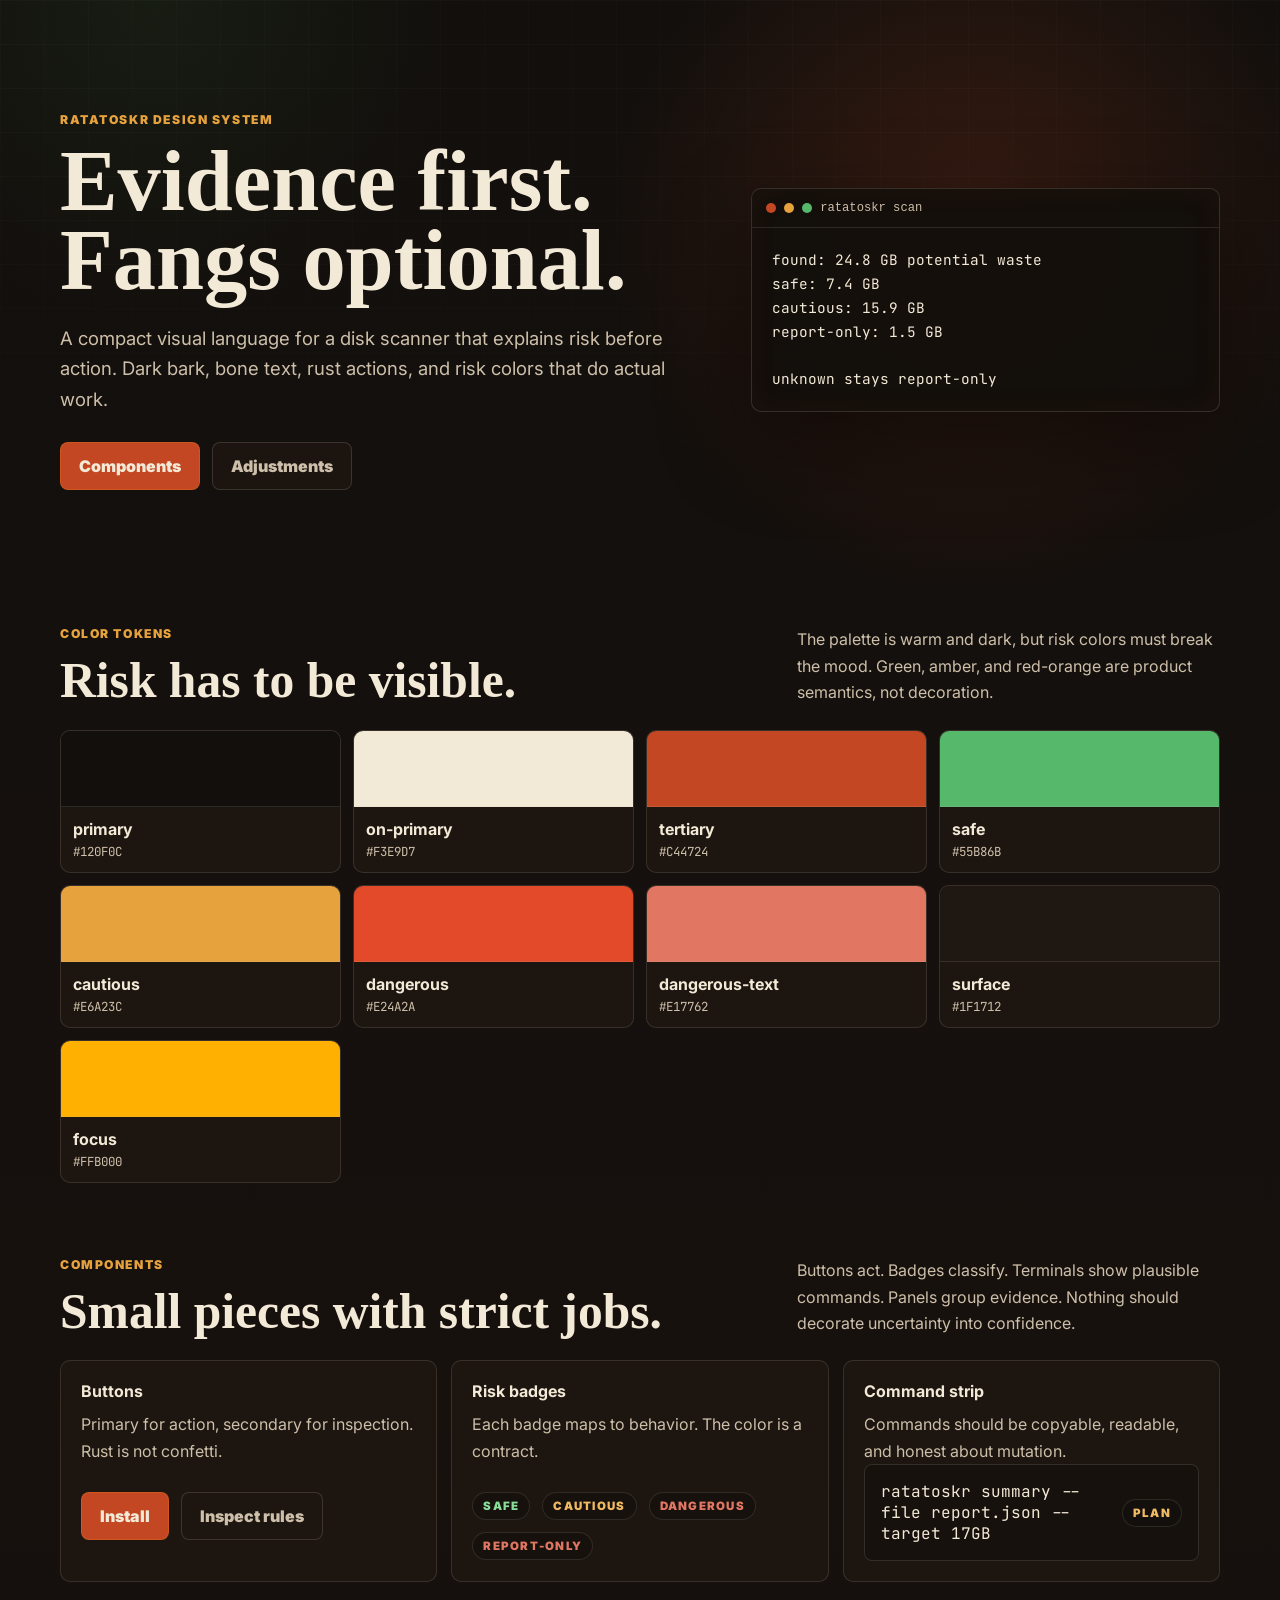
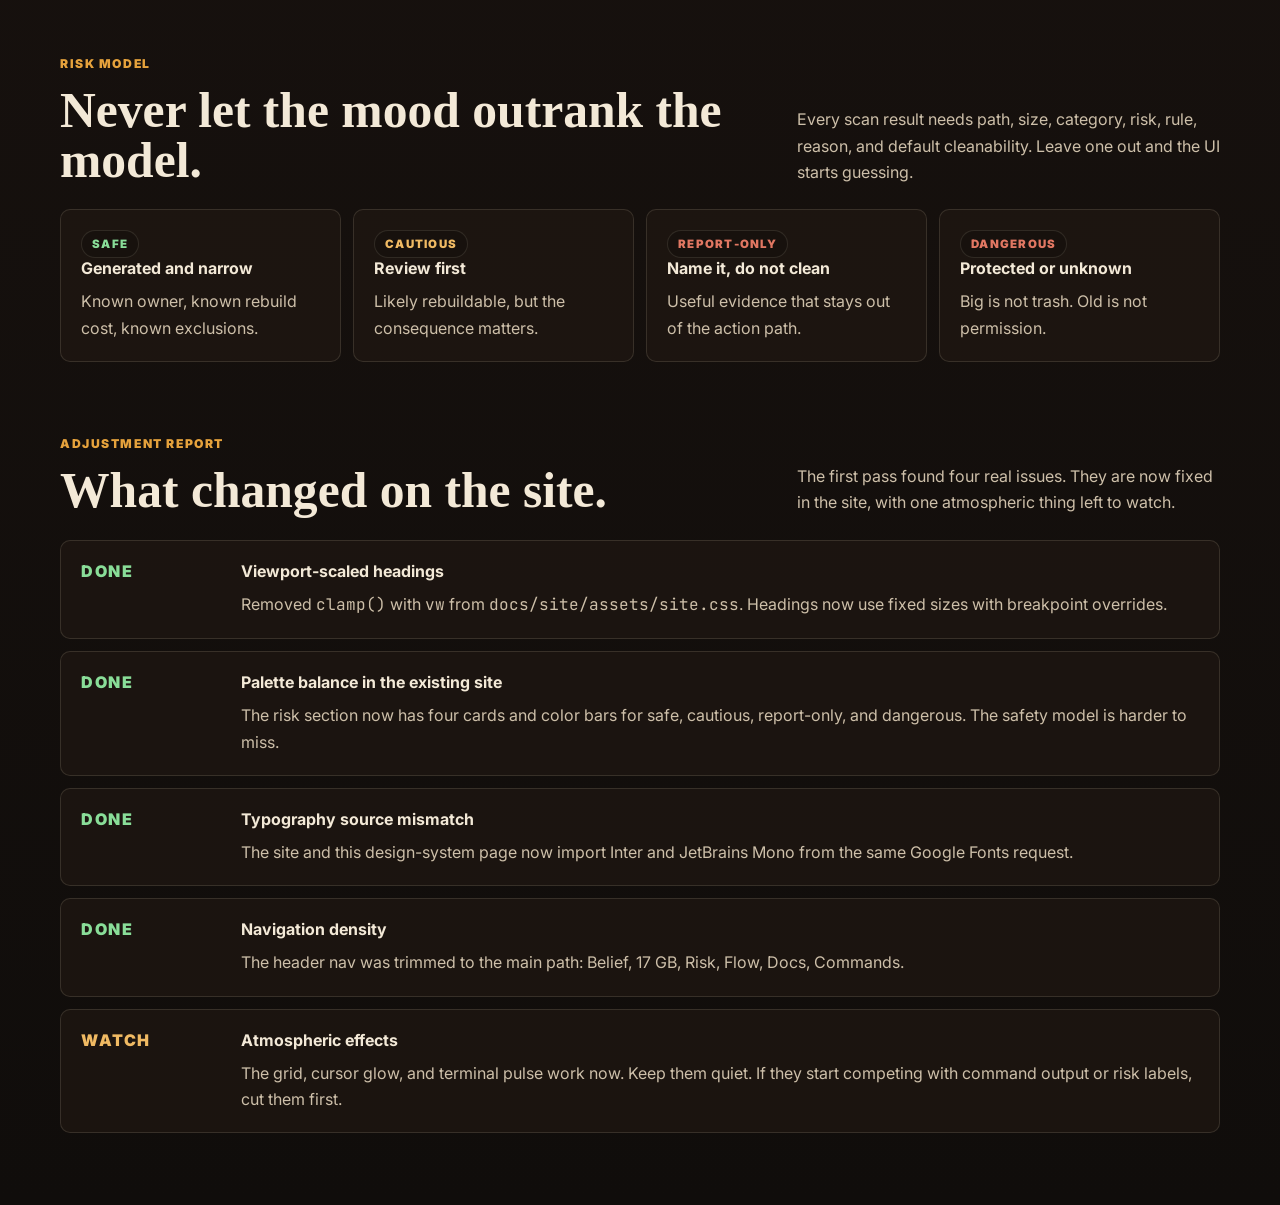
<file: docs/site/design-system.html>
<!doctype html>
<html lang="en">
  <head>
    <meta charset="utf-8">
    <meta name="viewport" content="width=device-width, initial-scale=1">
    <title>Ratatoskr Design System</title>
    <meta name="description" content="Ratatoskr visual system tokens, components, and adjustment notes.">
    <link rel="preconnect" href="https://fonts.googleapis.com">
    <link rel="preconnect" href="https://fonts.gstatic.com" crossorigin>
    <link href="https://fonts.googleapis.com/css2?family=Inter:wght@500;700;800;900&amp;family=JetBrains+Mono:wght@700;800&amp;display=swap" rel="stylesheet">
    <style>
      :root {
        color-scheme: dark;
        --primary: #120f0c;
        --on-primary: #f3e9d7;
        --secondary: #cdbfa9;
        --tertiary: #c44724;
        --neutral: #17110e;
        --surface: #1f1712;
        --surface-strong: #2a1d16;
        --border: #3a2b22;
        --muted: #6d6258;
        --safe: #55b86b;
        --safe-text: #89dd98;
        --cautious: #e6a23c;
        --cautious-text: #f0ba63;
        --dangerous: #e24a2a;
        --dangerous-text: #e17762;
        --report: #b84a35;
        --focus: #ffb000;
        --shadow: 0 30px 90px rgba(0, 0, 0, 0.46);
        --ease: cubic-bezier(0.2, 0, 0, 1);
        font-family: Inter, ui-sans-serif, system-ui, -apple-system, BlinkMacSystemFont, "Segoe UI", sans-serif;
      }

      * {
        box-sizing: border-box;
      }

      body {
        margin: 0;
        background:
          radial-gradient(circle at 76% 8%, rgba(196, 71, 36, 0.2), transparent 23rem),
          radial-gradient(circle at 12% 0%, rgba(85, 184, 107, 0.08), transparent 20rem),
          linear-gradient(180deg, var(--primary), var(--neutral) 50%, #100d0b);
        color: var(--on-primary);
        -webkit-font-smoothing: antialiased;
        text-rendering: optimizeLegibility;
      }

      body::before {
        position: fixed;
        inset: 0;
        z-index: -1;
        content: "";
        pointer-events: none;
        background-image:
          linear-gradient(rgba(243, 233, 215, 0.032) 1px, transparent 1px),
          linear-gradient(90deg, rgba(243, 233, 215, 0.024) 1px, transparent 1px);
        background-size: 44px 44px;
        mask-image: linear-gradient(to bottom, rgba(0, 0, 0, 0.9), transparent 72%);
      }

      main {
        width: min(1160px, calc(100% - 32px));
        margin: 0 auto;
        padding: 48px 0 72px;
      }

      header {
        display: grid;
        min-height: 56vh;
        grid-template-columns: minmax(0, 1fr) minmax(280px, 0.72fr);
        gap: 40px;
        align-items: center;
      }

      h1,
      h2 {
        margin: 0;
        font-family: Georgia, "Times New Roman", serif;
        font-weight: 800;
        letter-spacing: 0;
      }

      h1 {
        max-width: 780px;
        font-size: 5.4rem;
        line-height: 0.92;
      }

      h2 {
        font-size: 3.1rem;
        line-height: 1;
      }

      h3,
      p {
        margin: 0;
      }

      h3 {
        font-size: 1rem;
        line-height: 1.25;
      }

      p {
        color: var(--secondary);
        line-height: 1.65;
      }

      code,
      pre {
        font-family: "JetBrains Mono", "Cascadia Code", "SFMono-Regular", Menlo, Consolas, monospace;
      }

      .kicker {
        margin-bottom: 12px;
        color: var(--cautious);
        font-size: 0.76rem;
        font-weight: 900;
        letter-spacing: 0.13em;
        text-transform: uppercase;
      }

      .lede {
        max-width: 650px;
        margin-top: 22px;
        font-size: 1.16rem;
      }

      .hero-actions {
        display: flex;
        flex-wrap: wrap;
        gap: 12px;
        margin-top: 28px;
      }

      .button {
        display: inline-flex;
        min-height: 46px;
        align-items: center;
        justify-content: center;
        border: 1px solid rgba(205, 191, 169, 0.18);
        border-radius: 8px;
        padding: 13px 18px;
        color: var(--on-primary);
        font-weight: 900;
        text-decoration: none;
      }

      .button.primary {
        border-color: rgba(255, 176, 0, 0.16);
        background: var(--tertiary);
      }

      .button.secondary {
        background: rgba(31, 23, 18, 0.76);
        color: var(--secondary);
      }

      .button:focus-visible,
      .token:focus-visible {
        outline: 2px solid var(--focus);
        outline-offset: 3px;
      }

      .terminal {
        border: 1px solid rgba(205, 191, 169, 0.18);
        border-radius: 10px;
        background: rgba(18, 15, 12, 0.9);
        box-shadow: var(--shadow), inset 0 0 32px rgba(196, 71, 36, 0.05);
        overflow: hidden;
      }

      .terminal-top {
        display: flex;
        gap: 8px;
        align-items: center;
        border-bottom: 1px solid rgba(205, 191, 169, 0.14);
        padding: 12px 14px;
        color: var(--secondary);
        font-family: "SFMono-Regular", Menlo, Consolas, monospace;
        font-size: 0.76rem;
      }

      .terminal-top span {
        width: 10px;
        height: 10px;
        border-radius: 50%;
        background: var(--tertiary);
      }

      .terminal-top span:nth-child(2) {
        background: var(--cautious);
      }

      .terminal-top span:nth-child(3) {
        background: var(--safe);
      }

      pre {
        margin: 0;
        padding: 20px;
        color: var(--on-primary);
        font-size: 0.9rem;
        line-height: 1.65;
        white-space: pre-wrap;
      }

      section {
        margin-top: 72px;
      }

      .section-head {
        display: grid;
        grid-template-columns: minmax(0, 0.75fr) minmax(260px, 0.45fr);
        gap: 32px;
        align-items: end;
        margin-bottom: 24px;
      }

      .grid {
        display: grid;
        grid-template-columns: repeat(3, minmax(0, 1fr));
        gap: 14px;
      }

      .card,
      .token,
      .adjustment {
        border: 1px solid rgba(205, 191, 169, 0.16);
        border-radius: 10px;
        background: rgba(31, 23, 18, 0.74);
      }

      .card,
      .adjustment {
        padding: 20px;
      }

      .card h3,
      .adjustment h3 {
        margin-bottom: 10px;
      }

      .tokens {
        display: grid;
        grid-template-columns: repeat(4, minmax(0, 1fr));
        gap: 12px;
      }

      .token {
        min-height: 142px;
        overflow: hidden;
      }

      .swatch {
        height: 76px;
        border-bottom: 1px solid rgba(205, 191, 169, 0.14);
      }

      .token-body {
        padding: 12px;
      }

      .token strong,
      .token code {
        display: block;
      }

      .token code {
        margin-top: 4px;
        color: var(--secondary);
        font-size: 0.78rem;
      }

      .risk-row {
        display: grid;
        grid-template-columns: repeat(4, minmax(0, 1fr));
        gap: 12px;
      }

      .badge {
        display: inline-flex;
        width: max-content;
        border: 1px solid rgba(205, 191, 169, 0.14);
        border-radius: 999px;
        padding: 6px 10px;
        background: rgba(18, 15, 12, 0.42);
        font-size: 0.72rem;
        font-weight: 900;
        letter-spacing: 0.11em;
        text-transform: uppercase;
      }

      .safe {
        color: var(--safe-text);
      }

      .cautious {
        color: var(--cautious-text);
      }

      .dangerous {
        color: var(--dangerous-text);
      }

      .report {
        color: var(--dangerous-text);
      }

      .command-card {
        display: grid;
        grid-template-columns: minmax(0, 1fr) auto;
        gap: 16px;
        align-items: center;
        border: 1px solid rgba(205, 191, 169, 0.16);
        border-radius: 8px;
        padding: 16px;
        background: rgba(18, 15, 12, 0.5);
      }

      .command-card code {
        color: var(--on-primary);
        overflow-wrap: anywhere;
      }

      .adjustments {
        display: grid;
        gap: 12px;
      }

      .adjustment {
        display: grid;
        grid-template-columns: 140px minmax(0, 1fr);
        gap: 20px;
      }

      .status {
        color: var(--focus);
        font-weight: 900;
        text-transform: uppercase;
        letter-spacing: 0.1em;
      }

      .status.done {
        color: var(--safe-text);
      }

      .status.watch {
        color: var(--cautious-text);
      }

      @media (max-width: 860px) {
        h1 {
          font-size: 4rem;
        }

        h2 {
          font-size: 2.4rem;
        }

        header,
        .section-head,
        .adjustment {
          grid-template-columns: 1fr;
        }

        .grid,
        .tokens,
        .risk-row {
          grid-template-columns: repeat(2, minmax(0, 1fr));
        }
      }

      @media (max-width: 560px) {
        h1 {
          font-size: 3rem;
        }

        h2 {
          font-size: 2rem;
        }

        main {
          width: min(100% - 24px, 1160px);
          padding-top: 28px;
        }

        .grid,
        .tokens,
        .risk-row {
          grid-template-columns: 1fr;
        }

        .command-card {
          grid-template-columns: 1fr;
        }
      }

      @media print {
        :root {
          color-scheme: light;
        }

        body {
          background: #ffffff;
          color: #1a1a1a;
        }

        body::before {
          display: none;
        }

        p,
        .token code {
          color: #3f3a34;
        }

        .card,
        .token,
        .adjustment,
        .terminal,
        .command-card {
          border-color: #d2c8ba;
          background: #ffffff;
          box-shadow: none;
        }
      }
    </style>
  </head>
  <body>
    <main>
      <header>
        <div>
          <p class="kicker">Ratatoskr design system</p>
          <h1>Evidence first. Fangs optional.</h1>
          <p class="lede">A compact visual language for a disk scanner that explains risk before action. Dark bark, bone text, rust actions, and risk colors that do actual work.</p>
          <div class="hero-actions">
            <a class="button primary" href="#components">Components</a>
            <a class="button secondary" href="#adjustments">Adjustments</a>
          </div>
        </div>
        <aside class="terminal" aria-label="Example terminal output">
          <div class="terminal-top"><span></span><span></span><span></span>ratatoskr scan</div>
          <pre><code>found: 24.8 GB potential waste
safe: 7.4 GB
cautious: 15.9 GB
report-only: 1.5 GB

unknown stays report-only</code></pre>
        </aside>
      </header>

      <section aria-labelledby="colors">
        <div class="section-head">
          <div>
            <p class="kicker">Color tokens</p>
            <h2 id="colors">Risk has to be visible.</h2>
          </div>
          <p>The palette is warm and dark, but risk colors must break the mood. Green, amber, and red-orange are product semantics, not decoration.</p>
        </div>
        <div class="tokens">
          <article class="token" tabindex="0"><div class="swatch" style="background:#120f0c"></div><div class="token-body"><strong>primary</strong><code>#120F0C</code></div></article>
          <article class="token" tabindex="0"><div class="swatch" style="background:#f3e9d7"></div><div class="token-body"><strong>on-primary</strong><code>#F3E9D7</code></div></article>
          <article class="token" tabindex="0"><div class="swatch" style="background:#c44724"></div><div class="token-body"><strong>tertiary</strong><code>#C44724</code></div></article>
          <article class="token" tabindex="0"><div class="swatch" style="background:#55b86b"></div><div class="token-body"><strong>safe</strong><code>#55B86B</code></div></article>
          <article class="token" tabindex="0"><div class="swatch" style="background:#e6a23c"></div><div class="token-body"><strong>cautious</strong><code>#E6A23C</code></div></article>
          <article class="token" tabindex="0"><div class="swatch" style="background:#e24a2a"></div><div class="token-body"><strong>dangerous</strong><code>#E24A2A</code></div></article>
          <article class="token" tabindex="0"><div class="swatch" style="background:#e17762"></div><div class="token-body"><strong>dangerous-text</strong><code>#E17762</code></div></article>
          <article class="token" tabindex="0"><div class="swatch" style="background:#1f1712"></div><div class="token-body"><strong>surface</strong><code>#1F1712</code></div></article>
          <article class="token" tabindex="0"><div class="swatch" style="background:#ffb000"></div><div class="token-body"><strong>focus</strong><code>#FFB000</code></div></article>
        </div>
      </section>

      <section id="components" aria-labelledby="components-title">
        <div class="section-head">
          <div>
            <p class="kicker">Components</p>
            <h2 id="components-title">Small pieces with strict jobs.</h2>
          </div>
          <p>Buttons act. Badges classify. Terminals show plausible commands. Panels group evidence. Nothing should decorate uncertainty into confidence.</p>
        </div>
        <div class="grid">
          <article class="card">
            <h3>Buttons</h3>
            <p>Primary for action, secondary for inspection. Rust is not confetti.</p>
            <div class="hero-actions">
              <a class="button primary" href="#">Install</a>
              <a class="button secondary" href="#">Inspect rules</a>
            </div>
          </article>
          <article class="card">
            <h3>Risk badges</h3>
            <p>Each badge maps to behavior. The color is a contract.</p>
            <div class="hero-actions">
              <span class="badge safe">Safe</span>
              <span class="badge cautious">Cautious</span>
              <span class="badge dangerous">Dangerous</span>
              <span class="badge report">Report-only</span>
            </div>
          </article>
          <article class="card">
            <h3>Command strip</h3>
            <p>Commands should be copyable, readable, and honest about mutation.</p>
            <div class="command-card">
              <code>ratatoskr summary --file report.json --target 17GB</code>
              <span class="badge cautious">Plan</span>
            </div>
          </article>
        </div>
      </section>

      <section aria-labelledby="risk-title">
        <div class="section-head">
          <div>
            <p class="kicker">Risk model</p>
            <h2 id="risk-title">Never let the mood outrank the model.</h2>
          </div>
          <p>Every scan result needs path, size, category, risk, rule, reason, and default cleanability. Leave one out and the UI starts guessing.</p>
        </div>
        <div class="risk-row">
          <article class="card"><span class="badge safe">Safe</span><h3>Generated and narrow</h3><p>Known owner, known rebuild cost, known exclusions.</p></article>
          <article class="card"><span class="badge cautious">Cautious</span><h3>Review first</h3><p>Likely rebuildable, but the consequence matters.</p></article>
          <article class="card"><span class="badge report">Report-only</span><h3>Name it, do not clean</h3><p>Useful evidence that stays out of the action path.</p></article>
          <article class="card"><span class="badge dangerous">Dangerous</span><h3>Protected or unknown</h3><p>Big is not trash. Old is not permission.</p></article>
        </div>
      </section>

      <section id="adjustments" aria-labelledby="adjustments-title">
        <div class="section-head">
          <div>
            <p class="kicker">Adjustment report</p>
            <h2 id="adjustments-title">What changed on the site.</h2>
          </div>
          <p>The first pass found four real issues. They are now fixed in the site, with one atmospheric thing left to watch.</p>
        </div>
        <div class="adjustments">
          <article class="adjustment">
            <span class="status done">Done</span>
            <div>
              <h3>Viewport-scaled headings</h3>
              <p>Removed <code>clamp()</code> with <code>vw</code> from <code>docs/site/assets/site.css</code>. Headings now use fixed sizes with breakpoint overrides.</p>
            </div>
          </article>
          <article class="adjustment">
            <span class="status done">Done</span>
            <div>
              <h3>Palette balance in the existing site</h3>
              <p>The risk section now has four cards and color bars for safe, cautious, report-only, and dangerous. The safety model is harder to miss.</p>
            </div>
          </article>
          <article class="adjustment">
            <span class="status done">Done</span>
            <div>
              <h3>Typography source mismatch</h3>
              <p>The site and this design-system page now import Inter and JetBrains Mono from the same Google Fonts request.</p>
            </div>
          </article>
          <article class="adjustment">
            <span class="status done">Done</span>
            <div>
              <h3>Navigation density</h3>
              <p>The header nav was trimmed to the main path: Belief, 17 GB, Risk, Flow, Docs, Commands.</p>
            </div>
          </article>
          <article class="adjustment">
            <span class="status watch">Watch</span>
            <div>
              <h3>Atmospheric effects</h3>
              <p>The grid, cursor glow, and terminal pulse work now. Keep them quiet. If they start competing with command output or risk labels, cut them first.</p>
            </div>
          </article>
        </div>
      </section>
    </main>
  </body>
</html>
</file>
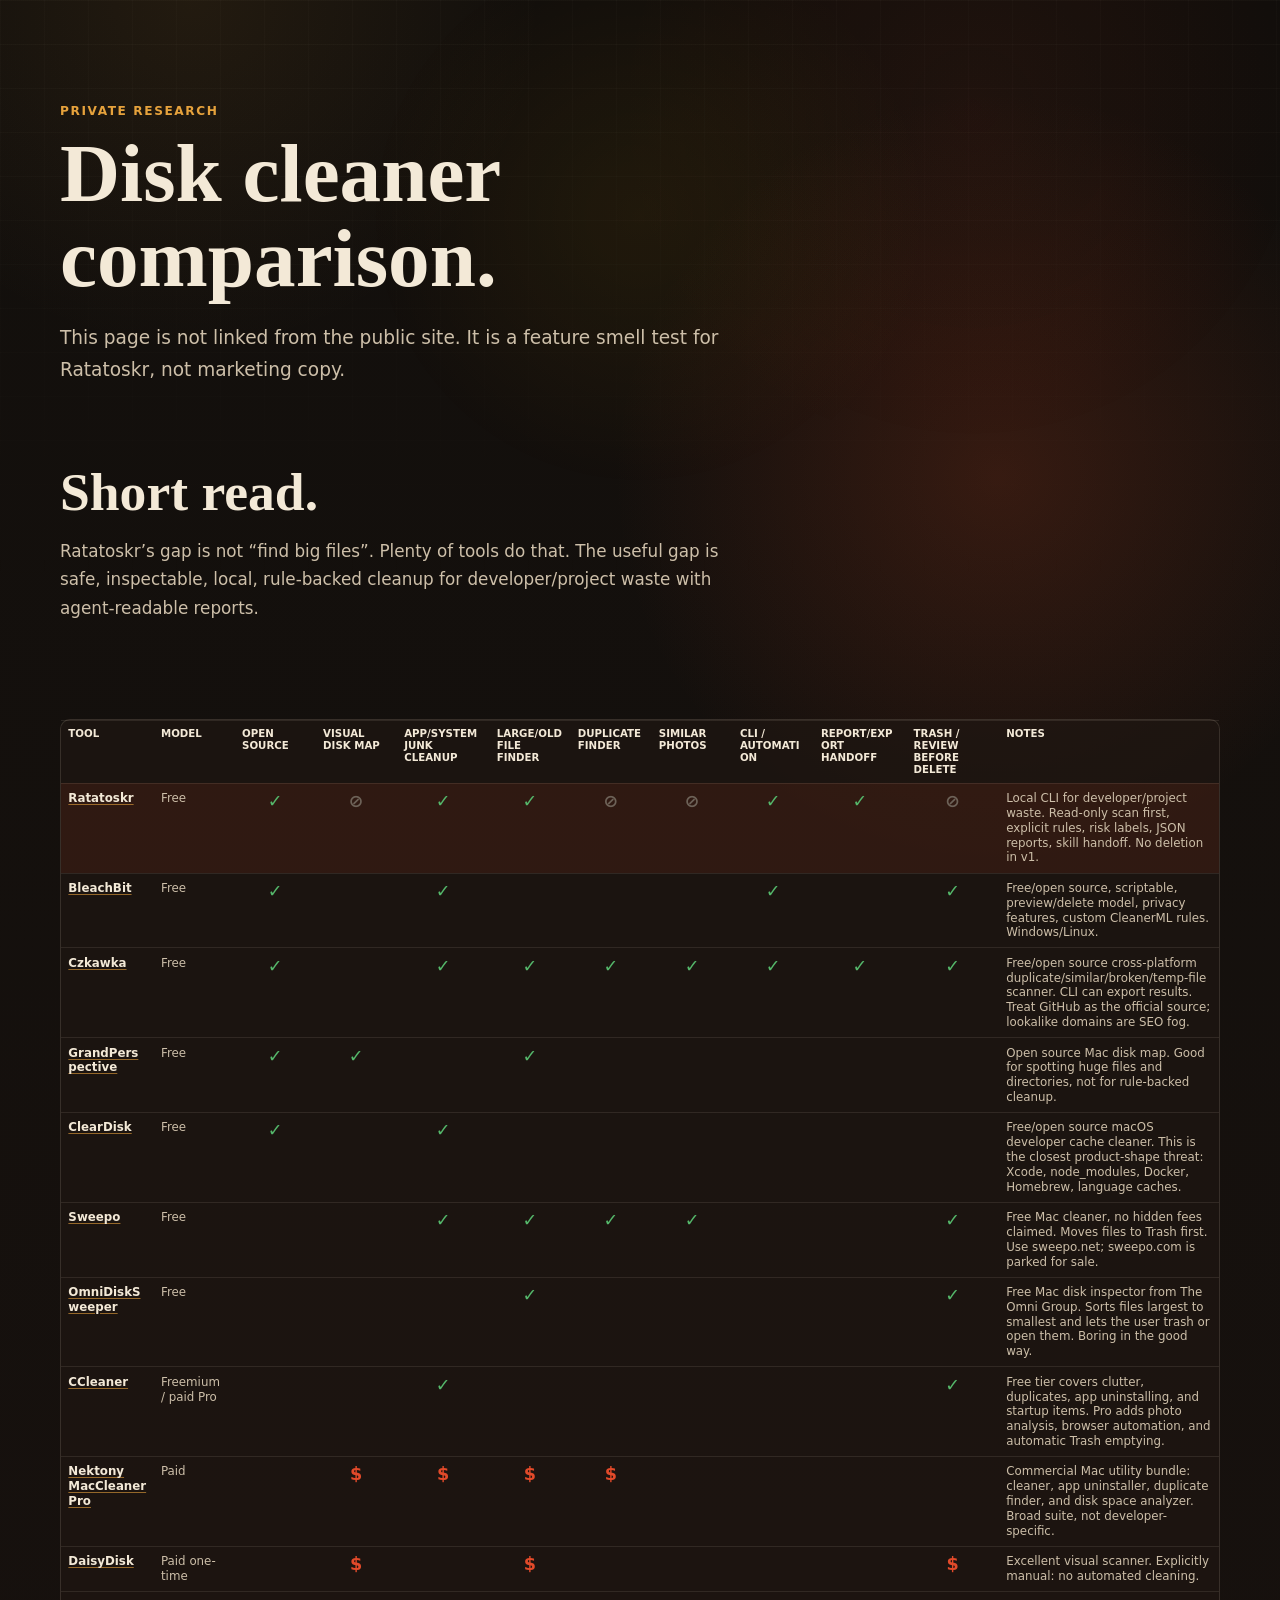
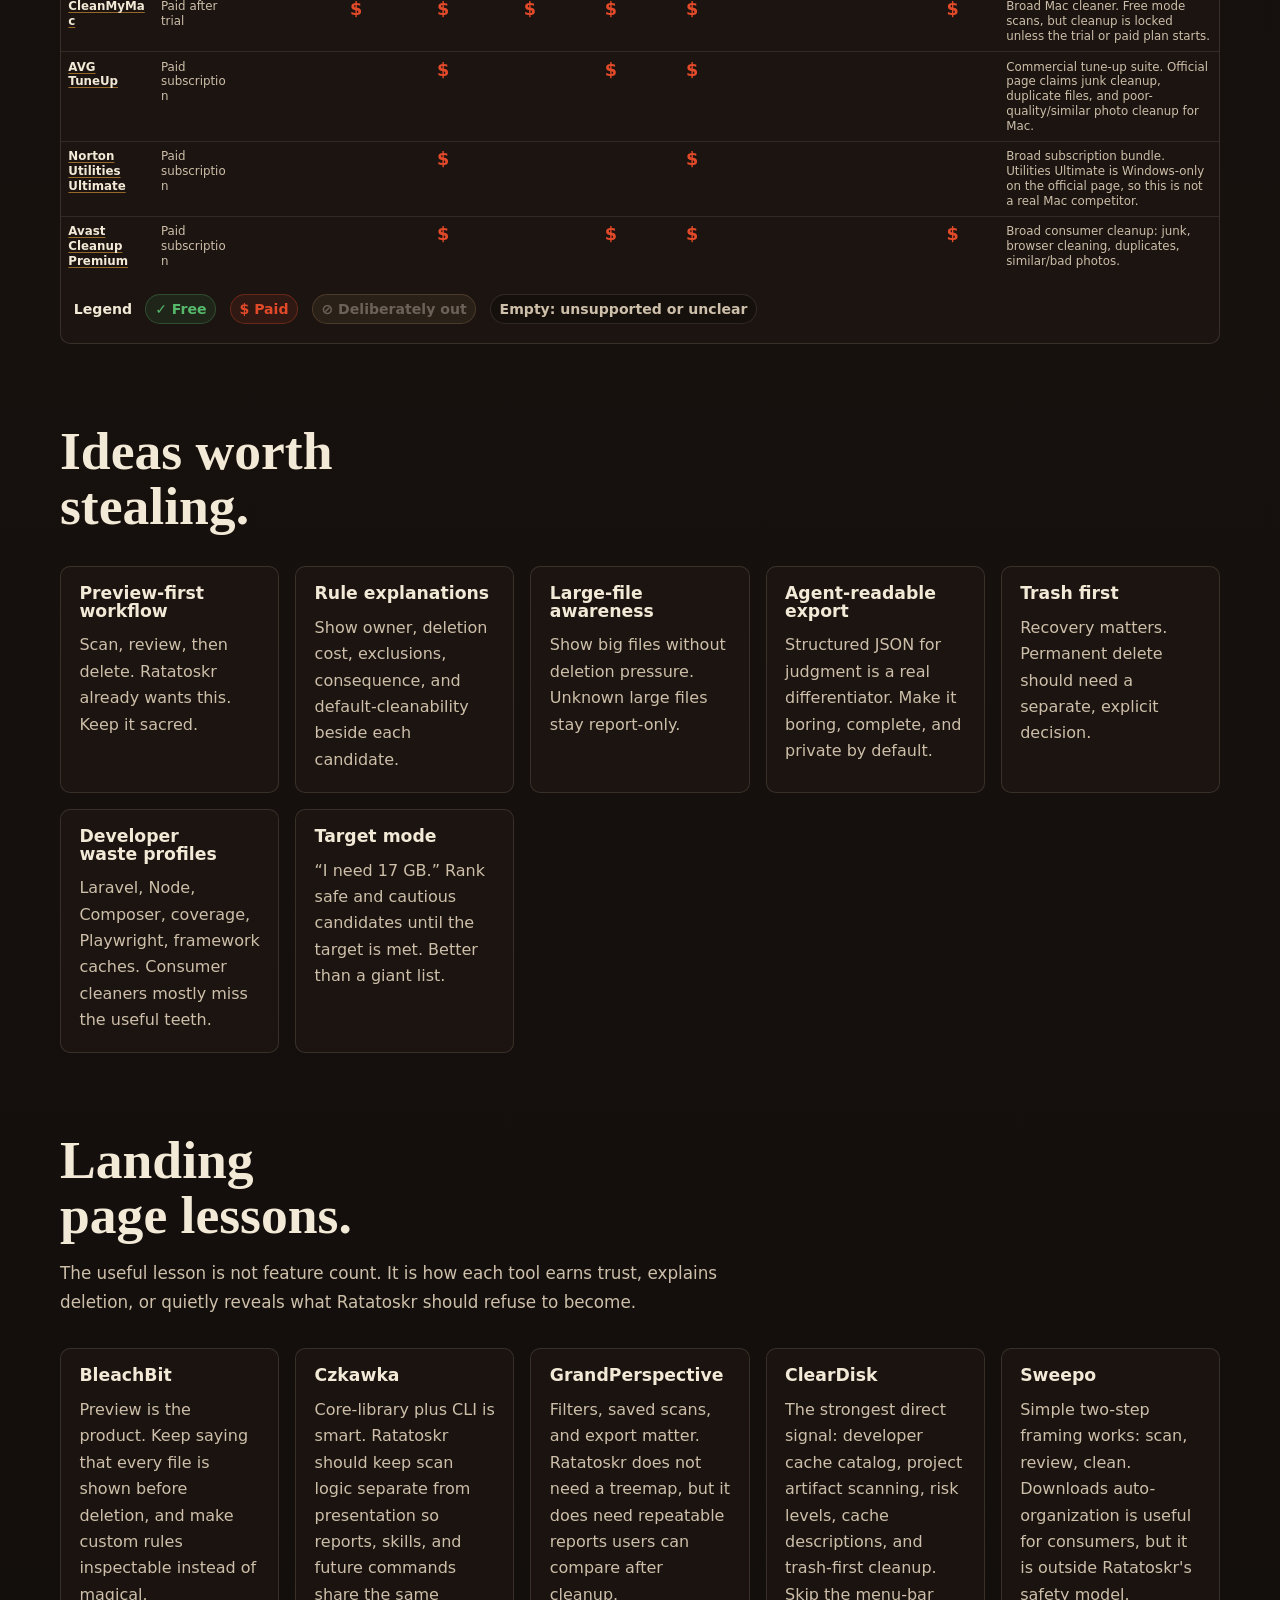
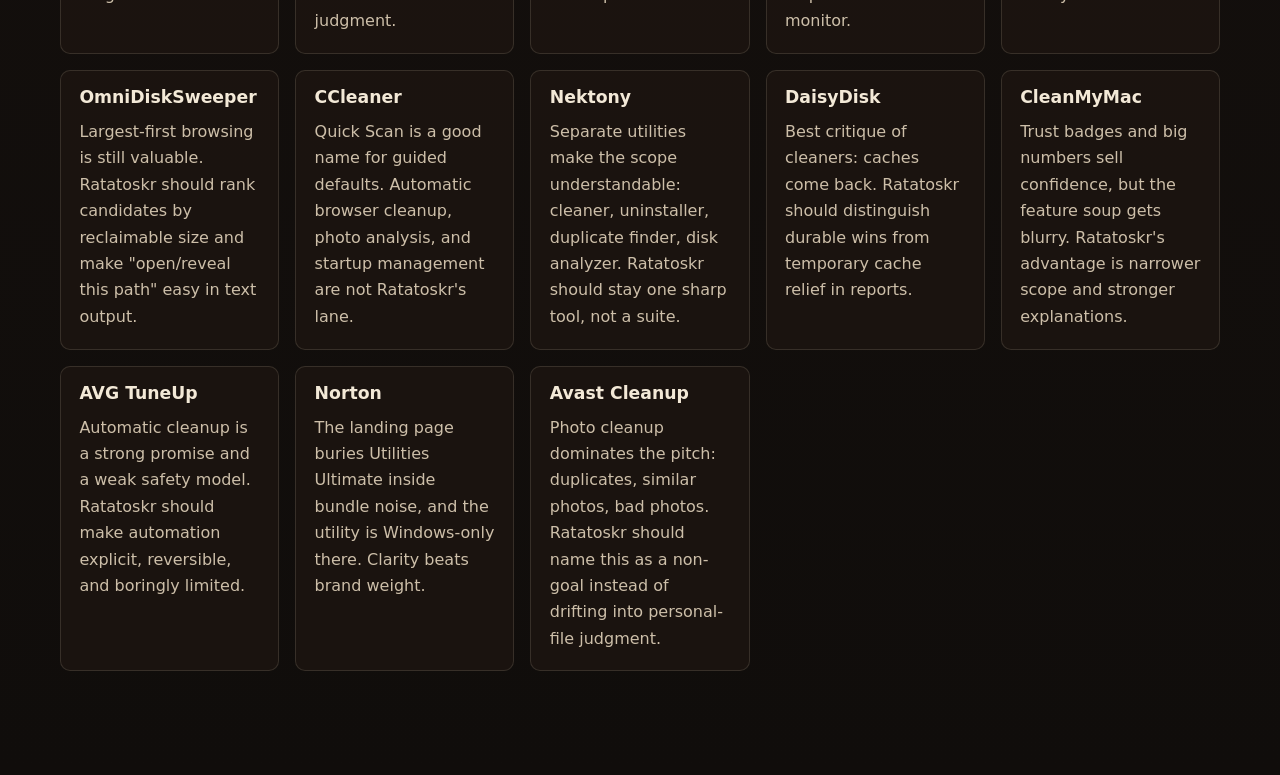
<file: docs/site/research/disk-cleaners.html>
<!doctype html>
<html lang="en">
  <head>
    <meta charset="utf-8">
    <meta name="viewport" content="width=device-width, initial-scale=1">
    <meta name="robots" content="noindex, nofollow">
    <title>Ratatoskr research - disk cleaner comparison</title>
    <meta name="description" content="Private research notes comparing disk cleaner features for Ratatoskr planning.">
    <link rel="icon" href="../assets/favicon.svg" type="image/svg+xml">
    <link rel="stylesheet" href="../assets/site.css">
  </head>
  <body>
    <main class="section-shell research-page">
      <section class="research-hero">
        <p class="kicker">Private research</p>
        <h1>Disk cleaner comparison.</h1>
        <p class="lede">This page is not linked from the public site. It is a feature smell test for Ratatoskr, not marketing copy.</p>
      </section>

      <section class="research-section">
        <div class="section-intro">
          <h2>Short read.</h2>
          <p>Ratatoskr’s gap is not “find big files”. Plenty of tools do that. The useful gap is safe, inspectable, local, rule-backed cleanup for developer/project waste with agent-readable reports.</p>
        </div>
      </section>

      <section class="research-section">
        <div class="comparison-wrap">
          <table class="comparison-table">
            <colgroup>
              <col class="tool-col">
              <col class="model-col">
              <col span="2" class="small-feature-col">
              <col class="medium-feature-col">
              <col span="4" class="small-feature-col">
              <col span="2" class="medium-feature-col">
              <col class="notes-col">
            </colgroup>
            <thead>
              <tr>
                <th>Tool</th>
                <th>Model</th>
                <th>Open source</th>
                <th>Visual disk map</th>
                <th>App/system junk cleanup</th>
                <th>Large/old file finder</th>
                <th>Duplicate finder</th>
                <th>Similar photos</th>
                <th>CLI / automation</th>
                <th>Report/export handoff</th>
                <th>Trash / review before delete</th>
                <th>Notes</th>
              </tr>
            </thead>
            <tbody>
              <tr class="own-row">
                <th><a href="../" target="_blank">Ratatoskr</a></th>
                <td>Free</td>
                <td class="free">✓</td>
                <td class="wont">⊘</td>
                <td class="free">✓</td>
                <td class="free">✓</td>
                <td class="wont">⊘</td>
                <td class="wont">⊘</td>
                <td class="free">✓</td>
                <td class="free">✓</td>
                <td class="wont">⊘</td>
                <td>Local CLI for developer/project waste. Read-only scan first, explicit rules, risk labels, JSON reports, skill handoff. No deletion in v1.</td>
              </tr>
              <tr>
                <th><a href="https://www.bleachbit.org/" target="_blank" rel="noopener noreferrer">BleachBit</a></th>
                <td>Free</td>
                <td class="free">✓</td>
                <td></td>
                <td class="free">✓</td>
                <td></td>
                <td></td>
                <td></td>
                <td class="free">✓</td>
                <td></td>
                <td class="free">✓</td>
                <td>Free/open source, scriptable, preview/delete model, privacy features, custom CleanerML rules. Windows/Linux.</td>
              </tr>
              <tr>
                <th><a href="https://github.com/qarmin/czkawka" target="_blank" rel="noopener noreferrer">Czkawka</a></th>
                <td>Free</td>
                <td class="free">✓</td>
                <td></td>
                <td class="free">✓</td>
                <td class="free">✓</td>
                <td class="free">✓</td>
                <td class="free">✓</td>
                <td class="free">✓</td>
                <td class="free">✓</td>
                <td class="free">✓</td>
                <td>Free/open source cross-platform duplicate/similar/broken/temp-file scanner. CLI can export results. Treat GitHub as the official source; lookalike domains are SEO fog.</td>
              </tr>
              <tr>
                <th><a href="https://grandperspectiv.sourceforge.net/" target="_blank" rel="noopener noreferrer">GrandPerspective</a></th>
                <td>Free</td>
                <td class="free">✓</td>
                <td class="free">✓</td>
                <td></td>
                <td class="free">✓</td>
                <td></td>
                <td></td>
                <td></td>
                <td></td>
                <td></td>
                <td>Open source Mac disk map. Good for spotting huge files and directories, not for rule-backed cleanup.</td>
              </tr>
              <tr>
                <th><a href="https://bysiber.github.io/cleardisk/" target="_blank" rel="noopener noreferrer">ClearDisk</a></th>
                <td>Free</td>
                <td class="free">✓</td>
                <td></td>
                <td class="free">✓</td>
                <td></td>
                <td></td>
                <td></td>
                <td></td>
                <td></td>
                <td></td>
                <td>Free/open source macOS developer cache cleaner. This is the closest product-shape threat: Xcode, node_modules, Docker, Homebrew, language caches.</td>
              </tr>
              <tr>
                <th><a href="https://sweepo.net/" target="_blank" rel="noopener noreferrer">Sweepo</a></th>
                <td>Free</td>
                <td></td>
                <td></td>
                <td class="free">✓</td>
                <td class="free">✓</td>
                <td class="free">✓</td>
                <td class="free">✓</td>
                <td></td>
                <td></td>
                <td class="free">✓</td>
                <td>Free Mac cleaner, no hidden fees claimed. Moves files to Trash first. Use sweepo.net; sweepo.com is parked for sale.</td>
              </tr>
              <tr>
                <th><a href="https://www.omnigroup.com/more" target="_blank" rel="noopener noreferrer">OmniDiskSweeper</a></th>
                <td>Free</td>
                <td></td>
                <td></td>
                <td></td>
                <td class="free">✓</td>
                <td></td>
                <td></td>
                <td></td>
                <td></td>
                <td class="free">✓</td>
                <td>Free Mac disk inspector from The Omni Group. Sorts files largest to smallest and lets the user trash or open them. Boring in the good way.</td>
              </tr>
              <tr>
                <th><a href="https://www.ccleaner.com/ccleaner-mac" target="_blank" rel="noopener noreferrer">CCleaner</a></th>
                <td>Freemium / paid Pro</td>
                <td></td>
                <td></td>
                <td class="free">✓</td>
                <td></td>
                <td></td>
                <td></td>
                <td></td>
                <td></td>
                <td class="free">✓</td>
                <td>Free tier covers clutter, duplicates, app uninstalling, and startup items. Pro adds photo analysis, browser automation, and automatic Trash emptying.</td>
              </tr>
              <tr>
                <th><a href="https://nektony.com/" target="_blank" rel="noopener noreferrer">Nektony MacCleaner Pro</a></th>
                <td>Paid</td>
                <td></td>
                <td class="paid">$</td>
                <td class="paid">$</td>
                <td class="paid">$</td>
                <td class="paid">$</td>
                <td></td>
                <td></td>
                <td></td>
                <td></td>
                <td>Commercial Mac utility bundle: cleaner, app uninstaller, duplicate finder, and disk space analyzer. Broad suite, not developer-specific.</td>
              </tr>
              <tr>
                <th><a href="https://daisydiskapp.com/" target="_blank" rel="noopener noreferrer">DaisyDisk</a></th>
                <td>Paid one-time</td>
                <td></td>
                <td class="paid">$</td>
                <td></td>
                <td class="paid">$</td>
                <td></td>
                <td></td>
                <td></td>
                <td></td>
                <td class="paid">$</td>
                <td>Excellent visual scanner. Explicitly manual: no automated cleaning.</td>
              </tr>
              <tr>
                <th><a href="https://macpaw.com/cleanmymac" target="_blank" rel="noopener noreferrer">CleanMyMac</a></th>
                <td>Paid after trial</td>
                <td></td>
                <td class="paid">$</td>
                <td class="paid">$</td>
                <td class="paid">$</td>
                <td class="paid">$</td>
                <td class="paid">$</td>
                <td></td>
                <td></td>
                <td class="paid">$</td>
                <td>Broad Mac cleaner. Free mode scans, but cleanup is locked unless the trial or paid plan starts.</td>
              </tr>
              <tr>
                <th><a href="https://www.avg.com/avg-tuneup-for-mac" target="_blank" rel="noopener noreferrer">AVG TuneUp</a></th>
                <td>Paid subscription</td>
                <td></td>
                <td></td>
                <td class="paid">$</td>
                <td></td>
                <td class="paid">$</td>
                <td class="paid">$</td>
                <td></td>
                <td></td>
                <td></td>
                <td>Commercial tune-up suite. Official page claims junk cleanup, duplicate files, and poor-quality/similar photo cleanup for Mac.</td>
              </tr>
              <tr>
                <th><a href="https://us.norton.com/products/norton-utilities-ultimate" target="_blank" rel="noopener noreferrer">Norton Utilities Ultimate</a></th>
                <td>Paid subscription</td>
                <td></td>
                <td></td>
                <td class="paid">$</td>
                <td></td>
                <td></td>
                <td class="paid">$</td>
                <td></td>
                <td></td>
                <td></td>
                <td>Broad subscription bundle. Utilities Ultimate is Windows-only on the official page, so this is not a real Mac competitor.</td>
              </tr>
              <tr>
                <th><a href="https://www.avast.com/cleanup-mac" target="_blank" rel="noopener noreferrer">Avast Cleanup Premium</a></th>
                <td>Paid subscription</td>
                <td></td>
                <td></td>
                <td class="paid">$</td>
                <td></td>
                <td class="paid">$</td>
                <td class="paid">$</td>
                <td></td>
                <td></td>
                <td class="paid">$</td>
                <td>Broad consumer cleanup: junk, browser cleaning, duplicates, similar/bad photos.</td>
              </tr>
            </tbody>
            <caption>
              <span class="legend-label">Legend</span>
              <span class="legend-item free">✓ Free</span>
              <span class="legend-item paid">$ Paid</span>
              <span class="legend-item wont">⊘ Deliberately out</span>
              <span class="legend-item unknown">Empty: unsupported or unclear</span>
            </caption>
          </table>
        </div>
      </section>

      <section class="research-section">
        <div class="section-intro">
          <h2>Ideas worth stealing.</h2>
        </div>
        <div class="docs-grid">
          <article class="doc-card">
            <h3>Preview-first workflow</h3>
            <p>Scan, review, then delete. Ratatoskr already wants this. Keep it sacred.</p>
          </article>
          <article class="doc-card">
            <h3>Rule explanations</h3>
            <p>Show owner, deletion cost, exclusions, consequence, and default-cleanability beside each candidate.</p>
          </article>
          <article class="doc-card">
            <h3>Large-file awareness</h3>
            <p>Show big files without deletion pressure. Unknown large files stay report-only.</p>
          </article>
          <article class="doc-card">
            <h3>Agent-readable export</h3>
            <p>Structured JSON for judgment is a real differentiator. Make it boring, complete, and private by default.</p>
          </article>
          <article class="doc-card">
            <h3>Trash first</h3>
            <p>Recovery matters. Permanent delete should need a separate, explicit decision.</p>
          </article>
          <article class="doc-card">
            <h3>Developer waste profiles</h3>
            <p>Laravel, Node, Composer, coverage, Playwright, framework caches. Consumer cleaners mostly miss the useful teeth.</p>
          </article>
          <article class="doc-card">
            <h3>Target mode</h3>
            <p>“I need 17 GB.” Rank safe and cautious candidates until the target is met. Better than a giant list.</p>
          </article>
        </div>
      </section>

      <section class="research-section">
        <div class="section-intro">
          <h2>Landing page lessons.</h2>
          <p>The useful lesson is not feature count. It is how each tool earns trust, explains deletion, or quietly reveals what Ratatoskr should refuse to become.</p>
        </div>
        <div class="docs-grid">
          <article class="doc-card">
            <h3>BleachBit</h3>
            <p>Preview is the product. Keep saying that every file is shown before deletion, and make custom rules inspectable instead of magical.</p>
          </article>
          <article class="doc-card">
            <h3>Czkawka</h3>
            <p>Core-library plus CLI is smart. Ratatoskr should keep scan logic separate from presentation so reports, skills, and future commands share the same judgment.</p>
          </article>
          <article class="doc-card">
            <h3>GrandPerspective</h3>
            <p>Filters, saved scans, and export matter. Ratatoskr does not need a treemap, but it does need repeatable reports users can compare after cleanup.</p>
          </article>
          <article class="doc-card">
            <h3>ClearDisk</h3>
            <p>The strongest direct signal: developer cache catalog, project artifact scanning, risk levels, cache descriptions, and trash-first cleanup. Skip the menu-bar monitor.</p>
          </article>
          <article class="doc-card">
            <h3>Sweepo</h3>
            <p>Simple two-step framing works: scan, review, clean. Downloads auto-organization is useful for consumers, but it is outside Ratatoskr's safety model.</p>
          </article>
          <article class="doc-card">
            <h3>OmniDiskSweeper</h3>
            <p>Largest-first browsing is still valuable. Ratatoskr should rank candidates by reclaimable size and make "open/reveal this path" easy in text output.</p>
          </article>
          <article class="doc-card">
            <h3>CCleaner</h3>
            <p>Quick Scan is a good name for guided defaults. Automatic browser cleanup, photo analysis, and startup management are not Ratatoskr's lane.</p>
          </article>
          <article class="doc-card">
            <h3>Nektony</h3>
            <p>Separate utilities make the scope understandable: cleaner, uninstaller, duplicate finder, disk analyzer. Ratatoskr should stay one sharp tool, not a suite.</p>
          </article>
          <article class="doc-card">
            <h3>DaisyDisk</h3>
            <p>Best critique of cleaners: caches come back. Ratatoskr should distinguish durable wins from temporary cache relief in reports.</p>
          </article>
          <article class="doc-card">
            <h3>CleanMyMac</h3>
            <p>Trust badges and big numbers sell confidence, but the feature soup gets blurry. Ratatoskr's advantage is narrower scope and stronger explanations.</p>
          </article>
          <article class="doc-card">
            <h3>AVG TuneUp</h3>
            <p>Automatic cleanup is a strong promise and a weak safety model. Ratatoskr should make automation explicit, reversible, and boringly limited.</p>
          </article>
          <article class="doc-card">
            <h3>Norton</h3>
            <p>The landing page buries Utilities Ultimate inside bundle noise, and the utility is Windows-only there. Clarity beats brand weight.</p>
          </article>
          <article class="doc-card">
            <h3>Avast Cleanup</h3>
            <p>Photo cleanup dominates the pitch: duplicates, similar photos, bad photos. Ratatoskr should name this as a non-goal instead of drifting into personal-file judgment.</p>
          </article>
        </div>
      </section>
    </main>
  </body>
</html>
</file>
<file: docs/site/assets/site.css>
:root {
  color-scheme: dark;
  --root-black: #120f0c;
  --bark: #1f1712;
  --bark-strong: #2a1d16;
  --bone: #f3e9d7;
  --paper: #cdbfa9;
  --rust: #c44724;
  --rot: #e24a2a;
  --moss: #55b86b;
  --amber: #e6a23c;
  --report: #b84a35;
  --branch: #6d6258;
  --border: #3a2b22;
  --eye: #ffb000;
  --shadow: 0 30px 90px rgba(0, 0, 0, 0.46);
  --ease: cubic-bezier(0.2, 0, 0, 1);
  --max: 1160px;
  font-family: Inter, ui-sans-serif, system-ui, -apple-system, BlinkMacSystemFont, "Segoe UI", sans-serif;
}

* {
  box-sizing: border-box;
}

html {
  scroll-behavior: smooth;
}

body {
  min-width: 320px;
  margin: 0;
  background:
    radial-gradient(circle at 78% 12%, rgba(196, 71, 36, 0.2), transparent 24rem),
    radial-gradient(circle at 15% 0%, rgba(230, 162, 60, 0.08), transparent 22rem),
    linear-gradient(180deg, #120f0c 0%, #17110e 48%, #100d0b 100%);
  color: var(--bone);
  -webkit-font-smoothing: antialiased;
  text-rendering: optimizeLegibility;
}

body::before {
  position: fixed;
  inset: 0;
  z-index: -1;
  pointer-events: none;
  content: "";
  background-image:
    linear-gradient(rgba(243, 233, 215, 0.032) 1px, transparent 1px),
    linear-gradient(90deg, rgba(243, 233, 215, 0.024) 1px, transparent 1px);
  background-size: 44px 44px;
  mask-image: linear-gradient(to bottom, rgba(0, 0, 0, 0.9), transparent 70%);
  animation: grid-drift 28s linear infinite;
}

body::after {
  position: fixed;
  inset: 0;
  z-index: -1;
  pointer-events: none;
  content: "";
  background:
    radial-gradient(circle at calc(50% + var(--cursor-x, 0px)) calc(24% + var(--cursor-y, 0px)), rgba(255, 176, 0, 0.07), transparent 18rem),
    radial-gradient(circle at calc(76% - var(--cursor-x, 0px)) calc(12% - var(--cursor-y, 0px)), rgba(226, 74, 42, 0.08), transparent 22rem);
  opacity: 0.9;
  transition: opacity 220ms var(--ease);
}

a {
  color: inherit;
}

code {
  font-family: "SFMono-Regular", Consolas, "Liberation Mono", monospace;
}

.hero-image,
.scene-card img,
.prune-scene img {
  display: block;
  width: 100%;
  height: 100%;
  object-fit: cover;
}

.skip-link {
  position: absolute;
  left: 1rem;
  top: 1rem;
  z-index: 20;
  transform: translateY(-150%);
  border: 1px solid var(--border);
  border-radius: 7px;
  padding: 0.65rem 0.8rem;
  background: var(--bark);
  text-decoration: none;
}

.skip-link:focus {
  transform: translateY(0);
}

.site-header,
.section-shell {
  width: min(var(--max), calc(100% - 2rem));
  margin: 0 auto;
}

.site-header {
  position: sticky;
  top: 0;
  z-index: 10;
  display: flex;
  padding: 1rem 0;
  align-items: center;
  justify-content: space-between;
  gap: 1rem;
  backdrop-filter: blur(18px);
}

.brand {
  display: inline-flex;
  min-width: 0;
  align-items: center;
  gap: 0.68rem;
  border: 1px solid rgba(205, 191, 169, 0.2);
  border-radius: 8px;
  padding: 0.44rem 0.68rem 0.44rem 0.5rem;
  background: rgba(18, 15, 12, 0.84);
  font-family: Georgia, "Times New Roman", serif;
  font-size: 1.1rem;
  font-weight: 800;
  letter-spacing: 0.02em;
  text-decoration: none;
  transition: border-color 180ms var(--ease), transform 180ms var(--ease), box-shadow 180ms var(--ease);
}

.brand:hover,
.brand:focus-visible {
  border-color: rgba(230, 162, 60, 0.42);
  box-shadow: 0 0 28px rgba(226, 74, 42, 0.12);
  outline: none;
  transform: translateY(-1px);
}

.brand-mark {
  position: relative;
  width: 2rem;
  height: 2rem;
  border-radius: 50%;
  background: linear-gradient(135deg, var(--rust), #7d2817);
  box-shadow: inset 0 0 0 2px rgba(255, 176, 0, 0.15);
  animation: tail-twitch 7s var(--ease) infinite;
}

.brand-mark::before,
.brand-mark::after,
.brand-mark span {
  position: absolute;
  content: "";
}

.brand-mark::before {
  width: 1.12rem;
  height: 1.12rem;
  right: 0.15rem;
  top: 0.16rem;
  border: 0.26rem solid #120f0c;
  border-left-color: transparent;
  border-bottom-color: transparent;
  border-radius: 50%;
  transform: rotate(-22deg);
}

.brand-mark::after {
  width: 0.24rem;
  height: 0.24rem;
  left: 0.58rem;
  top: 0.7rem;
  border-radius: 50%;
  background: var(--eye);
  box-shadow: 0 0 12px rgba(255, 176, 0, 0.85);
}

.site-nav {
  display: flex;
  gap: 0.25rem;
  align-items: center;
  padding: 0.25rem;
  border: 1px solid rgba(205, 191, 169, 0.16);
  border-radius: 8px;
  background: rgba(31, 23, 18, 0.74);
}

.nav-link {
  border-radius: 6px;
  padding: 0.55rem 0.72rem;
  color: var(--paper);
  font-size: 0.9rem;
  font-weight: 800;
  text-decoration: none;
  transition: background-color 180ms var(--ease), color 180ms var(--ease), transform 180ms var(--ease);
}

.nav-link:hover,
.nav-link:focus-visible {
  background: rgba(196, 71, 36, 0.16);
  color: var(--bone);
  outline: none;
  transform: translateY(-1px);
}

.hero {
  display: grid;
  min-height: calc(78vh - 5rem);
  padding: 3.5rem 0 4rem;
  grid-template-columns: minmax(0, 0.94fr) minmax(20rem, 0.9fr);
  gap: 3rem;
  align-items: center;
}

.kicker {
  margin: 0 0 0.8rem;
  color: var(--amber);
  font-size: 0.76rem;
  font-weight: 900;
  letter-spacing: 0.13em;
  text-transform: uppercase;
}

h1,
h2,
h3,
p {
  overflow-wrap: anywhere;
}

h1,
h2,
h3 {
  margin: 0;
  letter-spacing: 0;
  line-height: 1.02;
  text-wrap: balance;
}

h1,
h2 {
  font-family: Georgia, "Times New Roman", serif;
}

h1 {
  max-width: 12ch;
  font-size: 5.2rem;
}

h2 {
  max-width: 15ch;
  font-size: 3.35rem;
}

h3 {
  font-size: 1.08rem;
}

.lede,
.section-intro p,
.risk-card p,
.risk-card li,
.scene-card p,
.site-footer p {
  color: var(--paper);
  font-size: 1.05rem;
  line-height: 1.7;
  text-wrap: pretty;
}

.lede {
  max-width: 42rem;
  margin: 1.35rem 0 0;
  font-size: 1.16rem;
}

.hero-actions {
  display: flex;
  flex-wrap: wrap;
  gap: 0.75rem;
  margin-top: 1.65rem;
}

.button {
  display: inline-flex;
  min-height: 2.75rem;
  align-items: center;
  justify-content: center;
  border: 1px solid rgba(205, 191, 169, 0.26);
  border-radius: 8px;
  padding: 0.72rem 1rem;
  font-weight: 900;
  text-decoration: none;
  transition: background-color 180ms var(--ease), border-color 180ms var(--ease), transform 180ms var(--ease);
}

.button-primary {
  border-color: rgba(226, 74, 42, 0.7);
  background: linear-gradient(180deg, var(--rot), var(--rust));
  color: var(--bone);
}

.button-secondary {
  background: rgba(31, 23, 18, 0.78);
  color: var(--bone);
}

.button:hover,
.button:focus-visible {
  transform: translateY(-1px);
  outline: 2px solid rgba(255, 176, 0, 0.26);
  outline-offset: 2px;
}

.quick-command {
  display: inline-flex;
  max-width: 100%;
  margin-top: 1rem;
  border: 1px solid rgba(230, 162, 60, 0.2);
  border-radius: 8px;
  background: rgba(12, 10, 8, 0.72);
  box-shadow: inset 0 0 26px rgba(255, 176, 0, 0.035);
}

.quick-command code {
  display: block;
  padding: 0.72rem 0.86rem;
  color: var(--bone);
  font-size: 0.88rem;
  line-height: 1.45;
  overflow-wrap: anywhere;
}

.trust-contract {
  display: flex;
  flex-wrap: wrap;
  gap: 0.5rem;
  margin-top: 0.85rem;
}

.trust-contract span {
  display: inline-flex;
  min-height: 2rem;
  align-items: center;
  border: 1px solid rgba(205, 191, 169, 0.14);
  border-radius: 999px;
  padding: 0.34rem 0.62rem;
  background: rgba(31, 23, 18, 0.64);
  color: var(--paper);
  font-size: 0.82rem;
  font-weight: 900;
}

.hero-stage {
  position: relative;
  transform: translate3d(calc(var(--hero-x, 0) * 1px), calc(var(--hero-y, 0) * 1px), 0);
  min-height: 34rem;
  border: 1px solid rgba(205, 191, 169, 0.16);
  border-radius: 10px;
  overflow: hidden;
  background:
    radial-gradient(circle at 66% 22%, rgba(226, 74, 42, 0.25), transparent 15rem),
    radial-gradient(circle at 20% 64%, rgba(255, 176, 0, 0.12), transparent 14rem),
    linear-gradient(145deg, rgba(31, 23, 18, 0.96), rgba(12, 10, 8, 0.98));
  box-shadow: var(--shadow);
  transition: transform 360ms var(--ease), border-color 220ms var(--ease);
}

.hero-stage::before,
.hero-stage::after {
  position: absolute;
  inset: 0;
  z-index: 1;
  pointer-events: none;
  content: "";
}

.hero-stage::before {
  background:
    linear-gradient(90deg, rgba(18, 15, 12, 0.24), transparent 42%),
    linear-gradient(0deg, rgba(18, 15, 12, 0.36), transparent 38%);
}

.hero-stage::after {
  background:
    linear-gradient(180deg, transparent 0%, rgba(255, 176, 0, 0.12) 48%, transparent 51%),
    repeating-linear-gradient(90deg, rgba(243, 233, 215, 0.03) 0 1px, transparent 1px 42px);
  background-size: 100% 220%, auto;
  opacity: 0.42;
  animation: scan-sweep 7s ease-in-out infinite;
}

.hero-image {
  transform: scale(1.03) translate3d(calc(var(--hero-x, 0) * -0.7px), calc(var(--hero-y, 0) * -0.5px), 0);
  transition: transform 420ms var(--ease);
}

.terminal-card {
  position: absolute;
  left: 3.2rem;
  right: 3.2rem;
  bottom: 2.2rem;
  z-index: 3;
  border: 1px solid rgba(230, 162, 60, 0.24);
  border-radius: 10px;
  overflow: hidden;
  background: rgba(12, 10, 8, 0.86);
  box-shadow: 0 18px 50px rgba(0, 0, 0, 0.42), inset 0 0 32px rgba(196, 71, 36, 0.05);
  animation: terminal-pulse 4.8s ease-in-out infinite;
}

.terminal-top {
  display: flex;
  align-items: center;
  gap: 0.42rem;
  border-bottom: 1px solid rgba(205, 191, 169, 0.12);
  padding: 0.68rem 0.82rem;
  color: var(--paper);
  font-family: "SFMono-Regular", Consolas, "Liberation Mono", monospace;
  font-size: 0.78rem;
}

.terminal-top span {
  width: 0.55rem;
  height: 0.55rem;
  border-radius: 50%;
  background: var(--branch);
}

.terminal-top span:nth-child(1) {
  background: var(--rot);
}

.terminal-top span:nth-child(2) {
  background: var(--amber);
}

.terminal-top span:nth-child(3) {
  margin-right: 0.4rem;
  background: var(--moss);
  box-shadow: 0 0 14px rgba(85, 184, 107, 0.45);
}

.terminal-card pre,
.command-grid pre {
  margin: 0;
  white-space: pre-wrap;
}

.terminal-card code {
  display: block;
  min-height: 10.2rem;
  padding: 1rem;
  color: var(--bone);
  font-size: 0.92rem;
  line-height: 1.8;
  text-shadow: 0 0 14px rgba(243, 233, 215, 0.08);
}

.terminal-card code::after {
  display: inline-block;
  width: 0.55em;
  height: 1em;
  margin-left: 0.12em;
  background: var(--amber);
  content: "";
  transform: translateY(0.18em);
  animation: cursor-blink 900ms steps(2, end) infinite;
}

.scan-breakdown {
  position: absolute;
  left: 3.2rem;
  right: 3.2rem;
  bottom: 16.75rem;
  z-index: 3;
  display: grid;
  grid-template-columns: repeat(3, minmax(0, 1fr));
  gap: 0.55rem;
}

.scan-breakdown-item {
  border: 1px solid rgba(205, 191, 169, 0.14);
  border-radius: 8px;
  padding: 0.65rem 0.7rem;
  background: rgba(12, 10, 8, 0.78);
  backdrop-filter: blur(12px);
}

.scan-breakdown-item span,
.scan-breakdown-item strong {
  display: block;
}

.scan-breakdown-item span {
  font-size: 0.66rem;
  font-weight: 900;
  letter-spacing: 0.08em;
  text-transform: uppercase;
}

.scan-breakdown-item strong {
  margin-top: 0.25rem;
  color: var(--bone);
  font-family: "SFMono-Regular", Consolas, "Liberation Mono", monospace;
  font-size: 1rem;
  font-variant-numeric: tabular-nums;
}

.scan-breakdown-item.safe span {
  color: #89dd98;
}

.scan-breakdown-item.cautious span {
  color: #f0ba63;
}

.scan-breakdown-item.report span {
  color: #e17762;
}

.split-section,
.feature-section,
.myth-section,
.commands-section,
.position-section,
.proof-section,
.rescue-section,
.skill-section,
.docs-section,
.why-section {
  padding: 5rem 0;
}

section[id] {
  scroll-margin-top: 10rem;
}

.split-section {
  display: grid;
  grid-template-columns: minmax(0, 0.82fr) minmax(20rem, 1fr);
  gap: 3rem;
  align-items: center;
}

.proof-section {
  display: grid;
  gap: 1rem;
  padding-top: 0;
}

.decision-flow {
  display: grid;
  grid-template-columns: repeat(4, minmax(0, 1fr));
  gap: 0.5rem;
  align-items: center;
  border: 1px solid rgba(205, 191, 169, 0.14);
  border-radius: 10px;
  padding: 0.65rem;
  background: rgba(31, 23, 18, 0.5);
}

.decision-flow span,
.decision-flow strong {
  position: relative;
  display: flex;
  min-height: 2.55rem;
  align-items: center;
  justify-content: center;
  border: 1px solid rgba(205, 191, 169, 0.12);
  border-radius: 7px;
  padding: 0.5rem;
  background: rgba(12, 10, 8, 0.42);
  color: var(--paper);
  font-size: 0.82rem;
  font-weight: 900;
  text-align: center;
  text-transform: uppercase;
}

.decision-flow span::after {
  position: absolute;
  right: -0.48rem;
  color: rgba(230, 162, 60, 0.62);
  content: "→";
}

.decision-flow strong {
  border-color: rgba(230, 162, 60, 0.32);
  background: rgba(196, 71, 36, 0.14);
  color: var(--bone);
}

.refusal-panel {
  display: grid;
  grid-template-columns: minmax(0, 0.76fr) minmax(22rem, 1fr);
  gap: 2rem;
  align-items: center;
  border: 1px solid rgba(205, 191, 169, 0.16);
  border-radius: 10px;
  padding: 1.25rem;
  background:
    radial-gradient(circle at 92% 14%, rgba(226, 74, 42, 0.12), transparent 18rem),
    rgba(31, 23, 18, 0.62);
}

.refusal-panel h2 {
  max-width: 13ch;
  font-size: 2.65rem;
}

.refusal-list {
  display: grid;
  gap: 0.7rem;
}

.refusal-list article {
  display: flex;
  min-height: 3.35rem;
  align-items: center;
  justify-content: space-between;
  gap: 1rem;
  border: 1px solid rgba(205, 191, 169, 0.13);
  border-radius: 8px;
  padding: 0.75rem 0.85rem;
  background: rgba(12, 10, 8, 0.46);
}

.refusal-list span {
  color: var(--bone);
  font-family: "SFMono-Regular", Consolas, "Liberation Mono", monospace;
  font-size: 0.88rem;
  overflow-wrap: anywhere;
}

.refusal-list strong {
  flex: 0 0 auto;
  border-radius: 999px;
  padding: 0.28rem 0.5rem;
  background: rgba(184, 74, 53, 0.18);
  color: #e17762;
  font-size: 0.68rem;
  font-weight: 900;
  letter-spacing: 0.07em;
  text-transform: uppercase;
}

.split-section.reverse {
  grid-template-columns: minmax(20rem, 0.92fr) minmax(0, 0.9fr);
}

.section-intro p {
  max-width: 43rem;
}

.rescue-section {
  display: grid;
  gap: 1rem;
}

.rescue-panel {
  display: grid;
  grid-template-columns: minmax(0, 0.86fr) minmax(22rem, 1fr);
  gap: 2rem;
  align-items: stretch;
  border: 1px solid rgba(205, 191, 169, 0.16);
  border-radius: 10px;
  padding: 1.25rem;
  background:
    radial-gradient(circle at 86% 20%, rgba(226, 74, 42, 0.18), transparent 22rem),
    linear-gradient(145deg, rgba(31, 23, 18, 0.86), rgba(18, 15, 12, 0.94));
  box-shadow: inset 0 0 40px rgba(255, 176, 0, 0.035);
}

.rescue-panel .section-intro {
  padding: 1rem 0.5rem;
}

.rescue-terminal {
  border: 1px solid rgba(230, 162, 60, 0.18);
  border-radius: 8px;
  overflow: hidden;
  background: rgba(12, 10, 8, 0.8);
}

.rescue-terminal pre {
  margin: 0;
  white-space: pre-wrap;
}

.rescue-terminal code {
  display: block;
  padding: 1rem;
  color: var(--bone);
  font-size: 0.9rem;
  line-height: 1.72;
}

.rescue-steps {
  display: grid;
  grid-template-columns: repeat(3, minmax(0, 1fr));
  gap: 1rem;
}

.belief-grid,
.position-grid {
  display: grid;
  margin-top: 2rem;
  gap: 1rem;
}

.belief-grid {
  grid-template-columns: repeat(2, minmax(0, 1fr));
}

.belief-grid article {
  background:
    radial-gradient(circle at 94% 18%, rgba(226, 74, 42, 0.1), transparent 10rem),
    rgba(31, 23, 18, 0.68);
}

.position-grid {
  grid-template-columns: repeat(3, minmax(0, 1fr));
}

.rescue-steps article,
.belief-grid article,
.position-grid article,
.skill-card,
.doc-card,
.why-list article {
  border: 1px solid rgba(205, 191, 169, 0.16);
  border-radius: 10px;
  padding: 1.15rem;
  background: rgba(31, 23, 18, 0.68);
  transition: border-color 180ms var(--ease), box-shadow 180ms var(--ease), transform 180ms var(--ease), background-color 180ms var(--ease);
}

.rescue-steps article:hover,
.belief-grid article:hover,
.position-grid article:hover,
.skill-card:hover,
.doc-card:hover,
.why-list article:hover,
.reference-card:hover,
.risk-card:hover {
  border-color: rgba(230, 162, 60, 0.3);
  background-color: rgba(42, 29, 22, 0.82);
  box-shadow: 0 16px 44px rgba(0, 0, 0, 0.22);
  transform: translateY(-3px);
}

.rescue-steps span {
  display: inline-flex;
  margin-bottom: 0.7rem;
  border-radius: 999px;
  padding: 0.24rem 0.48rem;
  background: rgba(230, 162, 60, 0.14);
  color: var(--amber);
  font-size: 0.74rem;
  font-weight: 900;
}

.rescue-steps p,
.belief-grid p,
.position-grid p,
.skill-card p,
.doc-card p,
.why-list p {
  margin: 0.75rem 0 0;
  color: var(--paper);
  line-height: 1.65;
}

.why-list {
  display: grid;
  margin-top: 2rem;
  grid-template-columns: repeat(2, minmax(0, 1fr));
  gap: 1rem;
}

.why-hero {
  display: grid;
  grid-template-columns: minmax(0, 0.78fr) minmax(22rem, 1fr);
  gap: 3rem;
  align-items: center;
}

.why-art {
  min-height: 24rem;
}

.scene-card,
.risk-card {
  position: relative;
  border: 1px solid rgba(205, 191, 169, 0.16);
  border-radius: 10px;
  background: linear-gradient(145deg, rgba(31, 23, 18, 0.92), rgba(18, 15, 12, 0.94));
  box-shadow: inset 0 0 34px rgba(196, 71, 36, 0.045);
}

.scene-card {
  min-height: 22rem;
  overflow: hidden;
}

.scene-card img,
.prune-scene img {
  transform: scale(1.02);
  transition: transform 700ms var(--ease), filter 700ms var(--ease);
}

.scene-card:hover img,
.prune-scene:hover img {
  filter: saturate(1.08) contrast(1.04);
  transform: scale(1.06);
}

.scene-card p {
  position: absolute;
  left: 1.2rem;
  right: 1.2rem;
  bottom: 1.2rem;
  z-index: 2;
  margin: 0;
  border: 1px solid rgba(205, 191, 169, 0.12);
  border-radius: 8px;
  padding: 0.8rem 0.9rem;
  background: rgba(18, 15, 12, 0.72);
  backdrop-filter: blur(12px);
}

.risk-grid {
  display: grid;
  margin-top: 2rem;
  grid-template-columns: repeat(4, minmax(0, 1fr));
  gap: 1rem;
}

.risk-card {
  position: relative;
  padding: 1.25rem;
  overflow: hidden;
  transition: border-color 180ms var(--ease), box-shadow 180ms var(--ease), transform 180ms var(--ease), background-color 180ms var(--ease);
}

.risk-card::before {
  position: absolute;
  inset: 0 0 auto;
  height: 0.22rem;
  content: "";
}

.risk-card::after {
  position: absolute;
  inset: auto -20% -45% -20%;
  height: 60%;
  pointer-events: none;
  content: "";
  background: radial-gradient(circle, rgba(255, 176, 0, 0.12), transparent 62%);
  opacity: 0;
  transform: translateY(1rem);
  transition: opacity 220ms var(--ease), transform 220ms var(--ease);
}

.risk-card:hover::after {
  opacity: 1;
  transform: translateY(0);
}

.risk-badge {
  display: inline-flex;
  border-radius: 999px;
  padding: 0.3rem 0.55rem;
  font-size: 0.72rem;
  font-weight: 900;
  text-transform: uppercase;
}

.safe-card .risk-badge {
  background: rgba(85, 184, 107, 0.16);
  color: #89dd98;
}

.safe-card::before {
  background: var(--moss);
}

.caution-card .risk-badge {
  background: rgba(230, 162, 60, 0.16);
  color: #f0ba63;
}

.caution-card::before {
  background: var(--amber);
}

.report-card .risk-badge {
  background: rgba(184, 74, 53, 0.18);
  color: #e17762;
}

.report-card::before {
  background: var(--report);
}

.danger-card .risk-badge {
  background: rgba(226, 74, 42, 0.16);
  color: #e17762;
}

.danger-card::before {
  background: var(--rot);
}

.risk-card h3 {
  margin-top: 1rem;
}

.risk-card ul,
.flow-list {
  margin: 1rem 0 0;
  padding-left: 1.1rem;
  color: var(--paper);
  line-height: 1.8;
}

.myth-section {
  display: grid;
  grid-template-columns: minmax(0, 0.9fr) minmax(18rem, 0.7fr);
  gap: 3rem;
  align-items: center;
}

.skill-layout {
  display: grid;
  margin-top: 2rem;
  grid-template-columns: repeat(5, minmax(0, 1fr));
  gap: 1rem;
}

.skill-section code {
  color: var(--bone);
}

.skill-name {
  color: var(--amber);
  font-family: "JetBrains Mono", "Cascadia Code", "SFMono-Regular", "Menlo", monospace;
  font-style: normal;
  letter-spacing: 0;
  white-space: nowrap;
  font-weight: 800;
}

.skill-path {
  display: inline-block;
  border: 1px solid rgba(230, 162, 60, 0.28);
  border-radius: 7px;
  padding: 0.08rem 0.34rem 0.12rem;
  background: rgba(230, 162, 60, 0.1);
  color: var(--amber) !important;
  box-shadow: 0 0 22px rgba(230, 162, 60, 0.08);
  font-weight: 900;
}

.skill-card.strong {
  background:
    radial-gradient(circle at 86% 18%, rgba(226, 74, 42, 0.18), transparent 12rem),
    rgba(31, 23, 18, 0.74);
}

.prompt-grid {
  display: grid;
  margin-top: 1rem;
  grid-template-columns: repeat(3, minmax(0, 1fr));
  gap: 1rem;
}

.prompt-card {
  border: 1px solid rgba(230, 162, 60, 0.18);
  border-radius: 10px;
  overflow: hidden;
  background: rgba(12, 10, 8, 0.74);
  box-shadow: inset 0 0 28px rgba(255, 176, 0, 0.03);
}

.prompt-card h3 {
  border-bottom: 1px solid rgba(205, 191, 169, 0.1);
  padding: 0.78rem 0.9rem;
  color: var(--amber);
  font-size: 0.82rem;
  letter-spacing: 0.08em;
  text-transform: uppercase;
}

.prompt-card pre {
  margin: 0;
  white-space: pre-wrap;
}

.prompt-card code {
  display: block;
  min-height: 9.4rem;
  padding: 0.9rem;
  color: var(--bone);
  font-size: 0.78rem;
  line-height: 1.65;
}

.docs-grid {
  display: grid;
  margin-top: 2rem;
  grid-template-columns: repeat(5, minmax(0, 1fr));
  gap: 1rem;
}

.prune-scene {
  min-height: 20rem;
  border: 1px solid rgba(205, 191, 169, 0.16);
  border-radius: 10px;
  overflow: hidden;
  background: radial-gradient(circle at 50% 44%, rgba(85, 184, 107, 0.12), transparent 12rem), rgba(31, 23, 18, 0.54);
}

.command-grid {
  display: grid;
  margin-top: 2rem;
  grid-template-columns: repeat(2, minmax(0, 1fr));
  gap: 0.85rem;
}

.command-grid pre {
  border: 1px solid rgba(230, 162, 60, 0.18);
  border-radius: 8px;
  background: rgba(12, 10, 8, 0.78);
}

.command-grid code {
  display: block;
  padding: 1rem;
  color: var(--bone);
}

.reference-grid {
  display: grid;
  margin-top: 1rem;
  grid-template-columns: repeat(2, minmax(0, 1fr));
  gap: 1rem;
}

.reference-card {
  border: 1px solid rgba(205, 191, 169, 0.16);
  border-radius: 10px;
  padding: 1.15rem;
  background: rgba(31, 23, 18, 0.68);
  transition: border-color 180ms var(--ease), box-shadow 180ms var(--ease), transform 180ms var(--ease), background-color 180ms var(--ease);
}

.reference-card p {
  margin: 0.75rem 0 0;
  color: var(--paper);
  line-height: 1.65;
}

.reference-card dl {
  display: grid;
  gap: 0.8rem;
  margin: 1rem 0 0;
}

.reference-card dt {
  color: var(--bone);
  font-weight: 900;
}

.reference-card dd {
  margin: 0.22rem 0 0;
  color: var(--paper);
  line-height: 1.55;
}

.research-page {
  padding: 4rem 0;
}

.research-hero,
.research-section {
  padding: 2.5rem 0;
}

.comparison-wrap {
  overflow-x: visible;
  border: 1px solid rgba(205, 191, 169, 0.16);
  border-radius: 10px;
  background: rgba(31, 23, 18, 0.72);
}

.comparison-table {
  width: 100%;
  table-layout: fixed;
  border-collapse: collapse;
  color: var(--paper);
  font-size: 0.74rem;
  line-height: 1.25;
}

.comparison-table .tool-col {
  width: 8%;
}

.comparison-table .model-col {
  width: 7%;
}

.comparison-table .small-feature-col {
  width: 7%;
}

.comparison-table .medium-feature-col {
  width: 8%;
}

.comparison-table .notes-col {
  width: 19%;
}

.comparison-table caption {
  caption-side: bottom;
  padding: 0.9rem 0.8rem 1rem;
  color: var(--paper);
  font-size: 0.88rem;
  line-height: 1.45;
  text-align: left;
}

.comparison-table .legend-label,
.comparison-table .legend-item {
  display: inline-flex;
  margin: 0.2rem 0.55rem 0.2rem 0;
  align-items: center;
  gap: 0.35rem;
}

.comparison-table .legend-label {
  color: var(--bone);
  font-weight: 900;
}

.comparison-table .legend-item {
  border: 1px solid rgba(205, 191, 169, 0.14);
  border-radius: 999px;
  padding: 0.26rem 0.55rem;
  background: rgba(12, 10, 8, 0.28);
  font-weight: 800;
}

.comparison-table .legend-item.unknown {
  color: var(--paper);
}

.comparison-table .legend-item.free {
  border-color: rgba(85, 184, 107, 0.28);
  background: rgba(85, 184, 107, 0.1);
}

.comparison-table .legend-item.paid {
  border-color: rgba(226, 74, 42, 0.32);
  background: rgba(226, 74, 42, 0.1);
}

.comparison-table .legend-item.wont {
  border-color: rgba(142, 112, 74, 0.35);
  background: rgba(142, 112, 74, 0.12);
}

.comparison-table th,
.comparison-table td {
  border-top: 1px solid rgba(205, 191, 169, 0.12);
  padding: 0.46rem;
  text-align: left;
  vertical-align: top;
  overflow-wrap: anywhere;
}

.comparison-table thead th {
  color: var(--bone);
  font-size: 0.64rem;
  line-height: 1.15;
  text-transform: uppercase;
}

.comparison-table tbody th {
  color: var(--bone);
}

.comparison-table a {
  color: var(--bone);
  font-weight: 900;
  text-decoration-color: rgba(230, 162, 60, 0.6);
  text-underline-offset: 0.18em;
}

.comparison-table .own-row {
  background: rgba(196, 71, 36, 0.12);
}

.comparison-table td.free,
.comparison-table td.paid,
.comparison-table td.wont {
  font-size: 1.1rem;
  font-weight: 900;
  text-align: center;
}

.comparison-table .free {
  color: var(--moss);
}

.comparison-table .paid {
  color: var(--rot);
}

.comparison-table .wont {
  color: var(--branch);
}

.site-footer {
  display: flex;
  padding: 3rem 0 4rem;
  align-items: center;
  justify-content: space-between;
  gap: 0.6rem 1rem;
  border-top: 1px solid rgba(205, 191, 169, 0.12);
}

.site-footer p {
  max-width: 42rem;
  margin: 0;
}

.site-footer p + p {
  margin-top: 0.35rem;
  color: var(--amber);
  font-weight: 800;
}

.site-footer a {
  flex: 0 0 auto;
  color: var(--amber);
  font-weight: 900;
}

.js [data-reveal] {
  opacity: 0;
  transform: translateY(1.25rem);
  transition: opacity 620ms var(--ease), transform 620ms var(--ease);
  transition-delay: var(--reveal-delay, 0ms);
}

.js [data-reveal].is-visible {
  opacity: 1;
  transform: translateY(0);
}

@keyframes grid-drift {
  from {
    background-position: 0 0, 0 0;
  }

  to {
    background-position: 44px 44px, 44px 44px;
  }
}

@keyframes tail-twitch {
  0%,
  82%,
  100% {
    transform: rotate(0deg);
  }

  86% {
    transform: rotate(-8deg);
  }

  90% {
    transform: rotate(5deg);
  }
}

@keyframes scan-sweep {
  0%,
  38% {
    background-position: 0 -140%, 0 0;
  }

  70%,
  100% {
    background-position: 0 180%, 0 0;
  }
}

@keyframes terminal-pulse {
  0%,
  100% {
    border-color: rgba(230, 162, 60, 0.22);
    box-shadow: 0 18px 50px rgba(0, 0, 0, 0.42), inset 0 0 32px rgba(196, 71, 36, 0.05);
  }

  50% {
    border-color: rgba(230, 162, 60, 0.38);
    box-shadow: 0 22px 64px rgba(0, 0, 0, 0.5), inset 0 0 44px rgba(196, 71, 36, 0.09), 0 0 34px rgba(226, 74, 42, 0.11);
  }
}

@keyframes cursor-blink {
  0%,
  48% {
    opacity: 1;
  }

  49%,
  100% {
    opacity: 0;
  }
}

@media (max-width: 880px) {
  h1 {
    font-size: 4rem;
  }

  h2 {
    font-size: 2.55rem;
  }

  .refusal-panel h2 {
    font-size: 2.2rem;
  }

  .site-header {
    align-items: flex-start;
    flex-direction: column;
  }

  .site-nav {
    width: 100%;
    overflow-x: auto;
  }

  .hero,
  .split-section,
  .split-section.reverse,
  .myth-section,
  .rescue-panel,
  .refusal-panel,
  .why-hero {
    grid-template-columns: 1fr;
  }

  .hero {
    min-height: auto;
    padding-top: 3rem;
  }

  .hero-stage {
    min-height: 31rem;
  }

  .proof-section {
    padding-top: 1rem;
  }

  .risk-grid,
  .command-grid,
  .reference-grid,
  .rescue-steps,
  .belief-grid,
  .position-grid,
  .decision-flow,
  .skill-layout,
  .prompt-grid,
  .docs-grid,
  .why-list {
    grid-template-columns: 1fr;
  }
}

@media (max-width: 560px) {
  h1 {
    font-size: 3rem;
  }

  h2 {
    font-size: 2rem;
  }

  .refusal-panel h2 {
    font-size: 1.85rem;
  }

  .nav-link {
    padding: 0.48rem 0.58rem;
    font-size: 0.82rem;
  }

  .hero-stage {
    min-height: 27rem;
  }

  .filesystem-tree {
    display: none;
  }

  .terminal-card {
    left: 1rem;
    right: 1rem;
    bottom: 1rem;
  }

  .scan-breakdown {
    left: 1rem;
    right: 1rem;
    bottom: 14.5rem;
  }

  .scan-breakdown-item {
    padding: 0.5rem;
  }

  .scan-breakdown-item strong {
    font-size: 0.88rem;
  }

  .decision-flow span::after {
    right: auto;
    bottom: -0.72rem;
    transform: rotate(90deg);
  }

  .refusal-panel {
    padding: 1rem;
  }

  .refusal-list article {
    align-items: flex-start;
    flex-direction: column;
  }

  .terminal-card code,
  .rescue-terminal code {
    font-size: 0.8rem;
  }

  .site-footer {
    align-items: flex-start;
    flex-direction: column;
  }
}

@media (prefers-reduced-motion: reduce) {
  *,
  *::before,
  *::after {
    scroll-behavior: auto !important;
    transition-duration: 0.01ms !important;
    animation-duration: 0.01ms !important;
  }

  .js [data-reveal] {
    opacity: 1;
    transform: none;
  }
}
</file>
